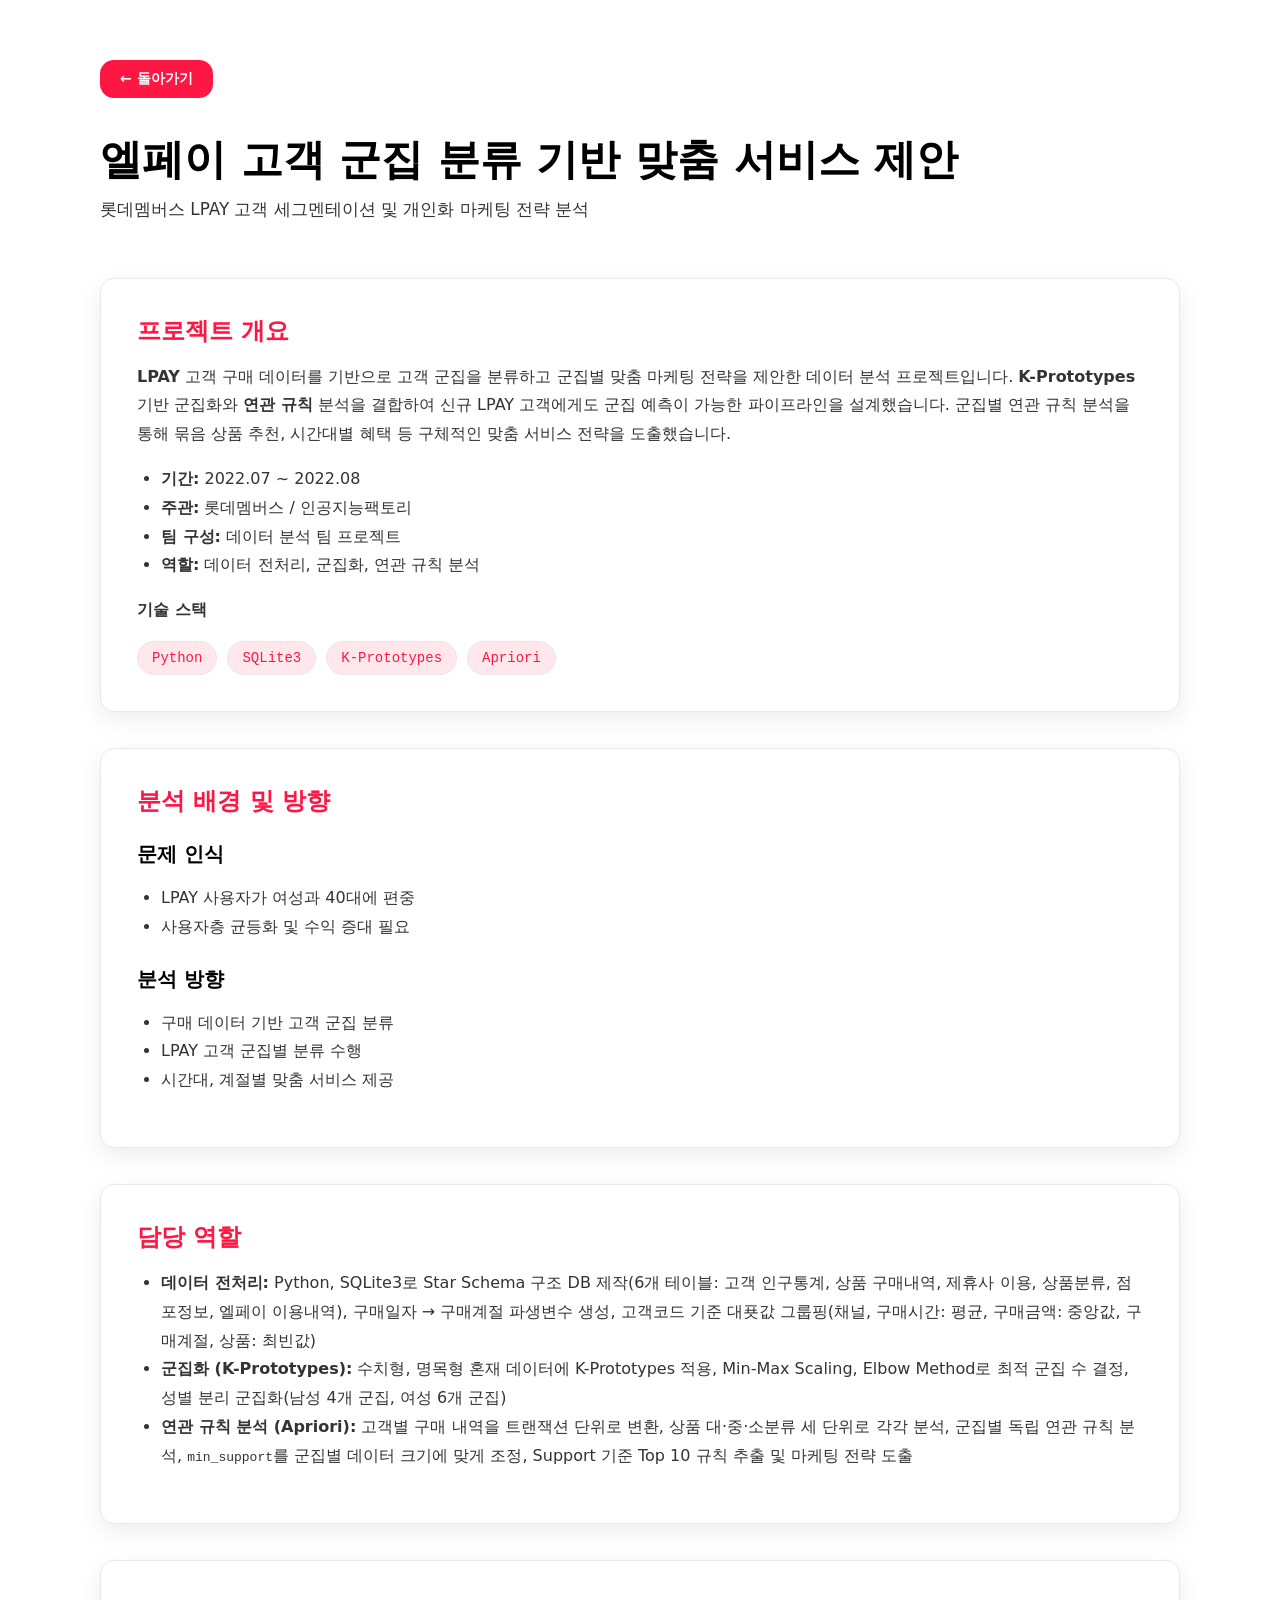
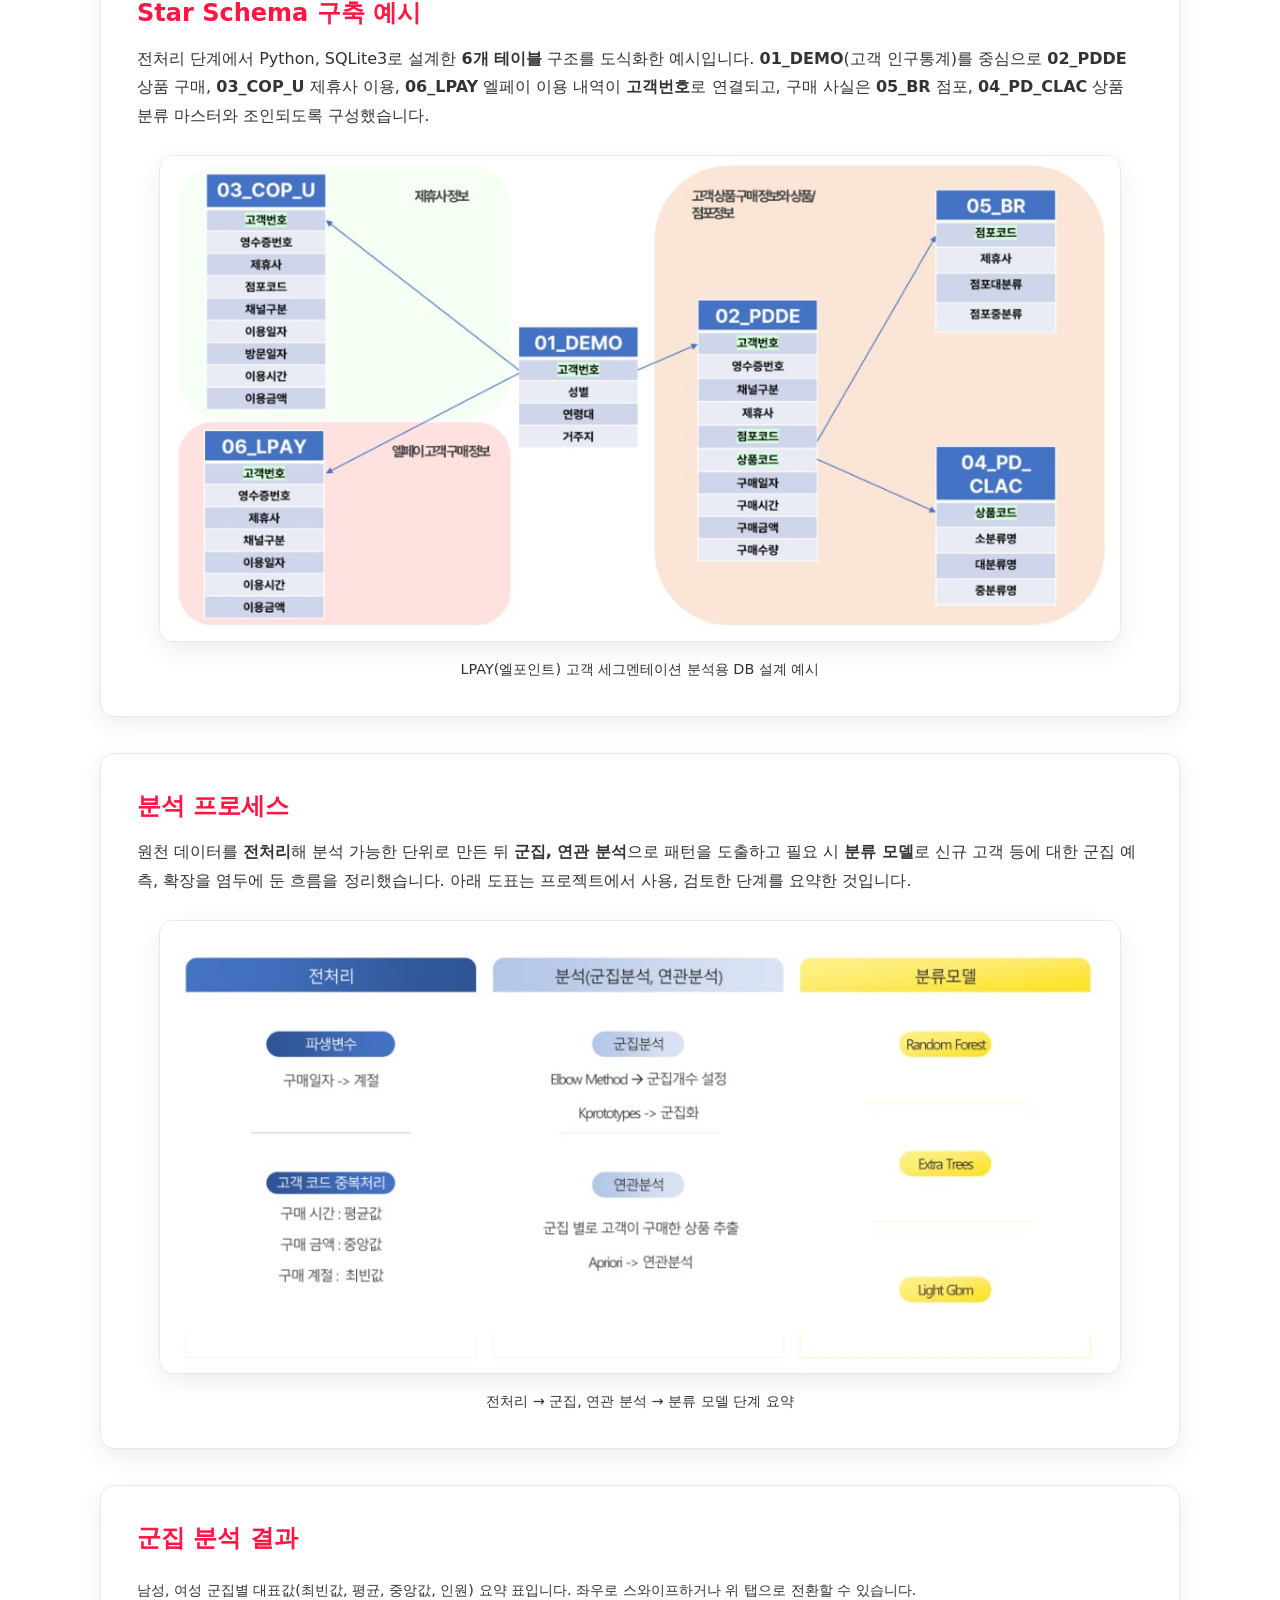
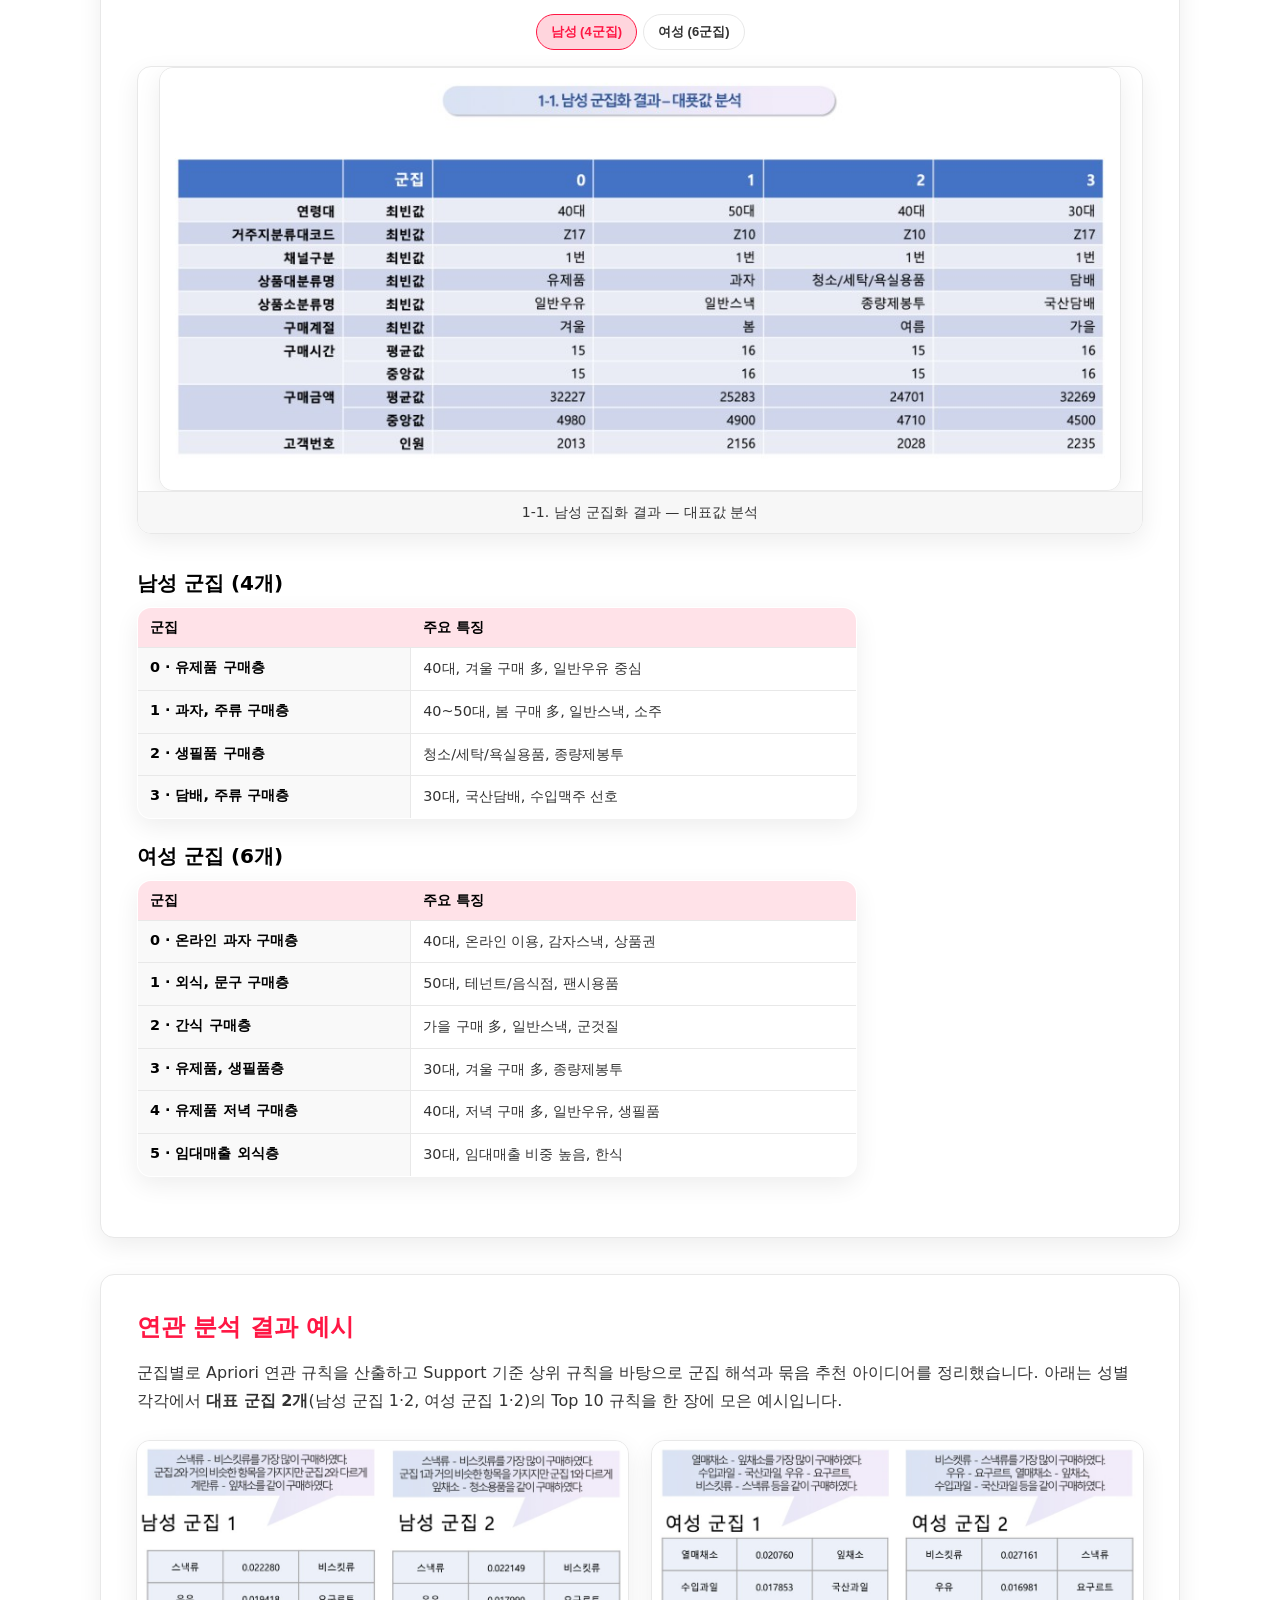
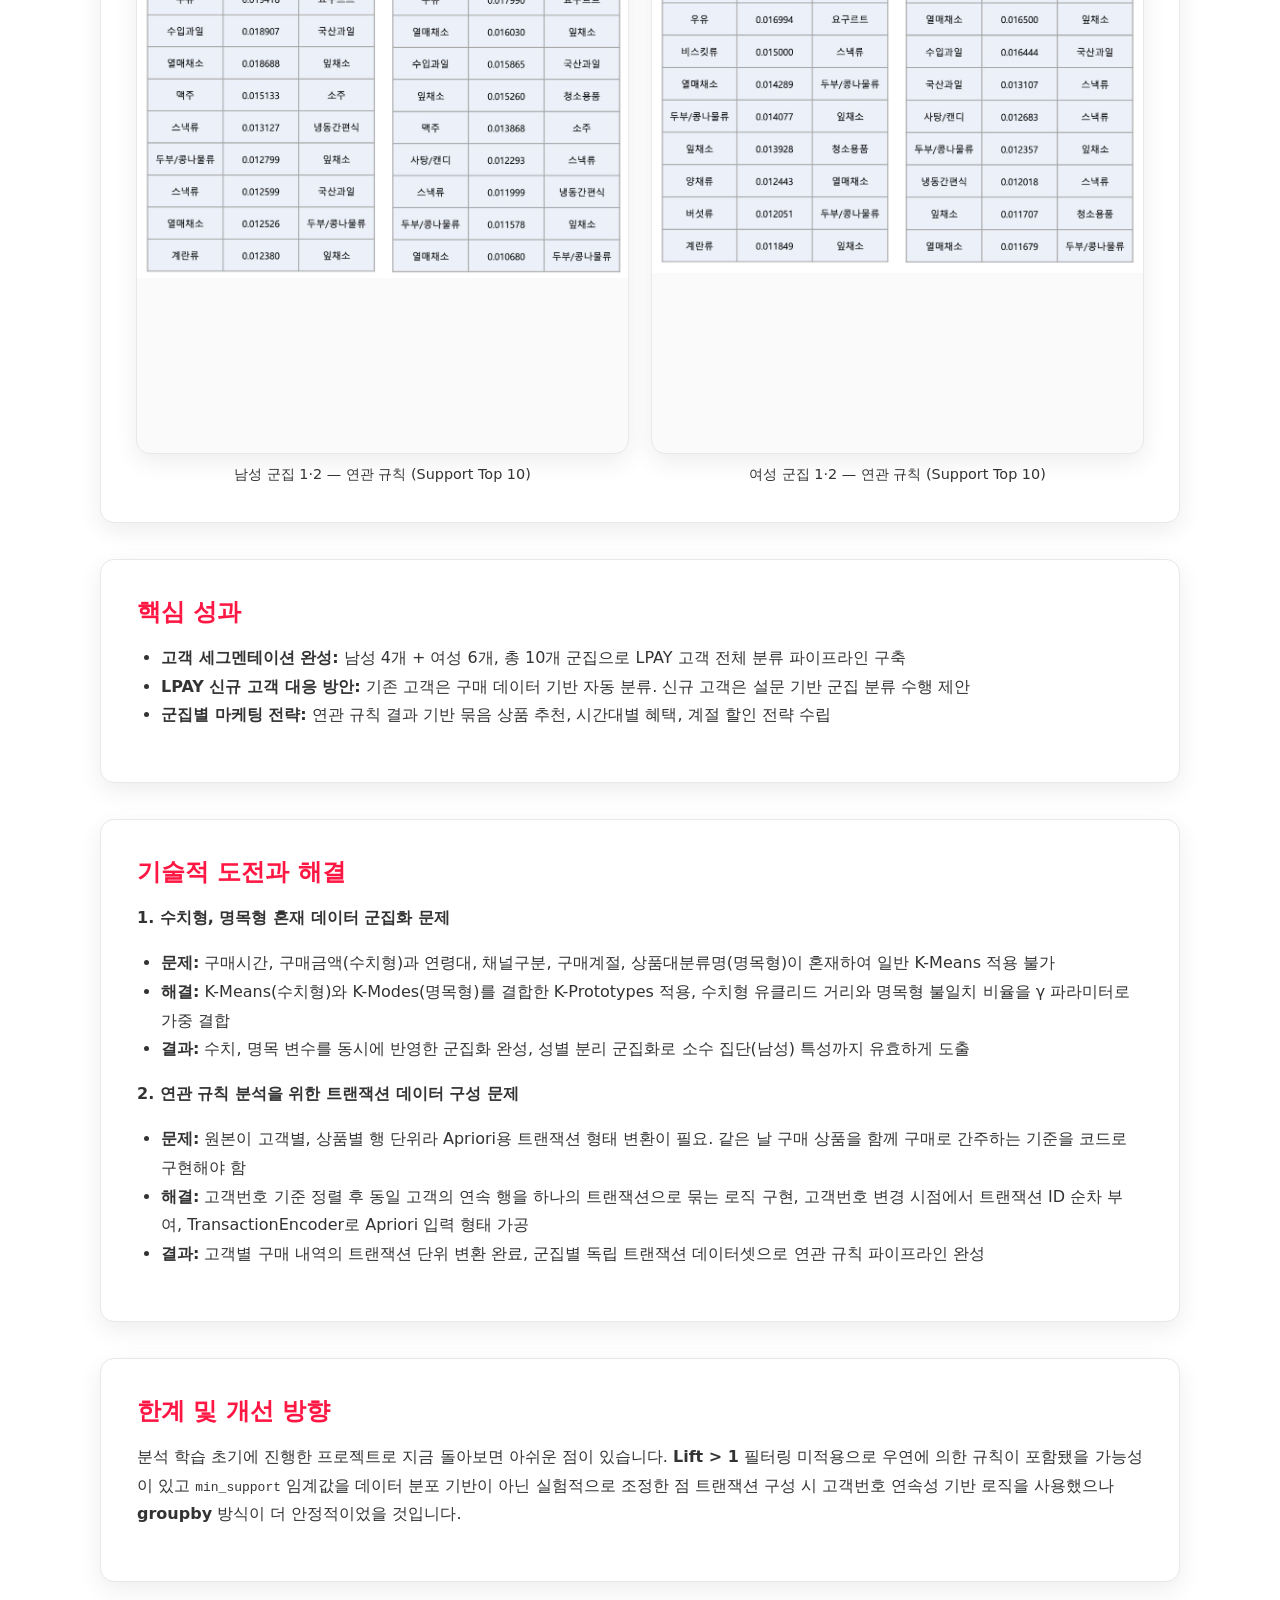
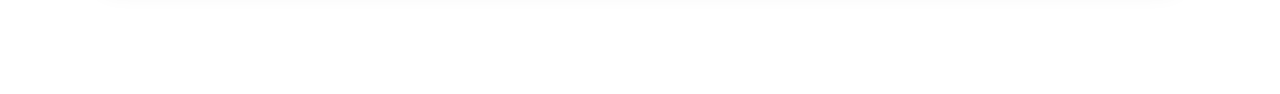
<file: project-lpay.html>
<!DOCTYPE html>
<html lang="ko">
<head>
  <meta charset="utf-8" />
  <meta name="viewport" content="width=device-width, initial-scale=1" />
  <title>LPAY 고객 세그멘테이션 - Heeeun Ahn Portfolio</title>
  <link rel="stylesheet" href="style.css" />
</head>
<body>
  <div class="project-detail">
    <div class="container">
      <a href="index.html#data-projects" class="back-link" aria-label="데이터 프로젝트 목록으로 돌아가기">← 돌아가기</a>

      <div class="project-header">
        <h1 class="project-title">엘페이 고객 군집 분류 기반 맞춤 서비스 제안</h1>
        <p class="project-subtitle">롯데멤버스 LPAY 고객 세그멘테이션 및 개인화 마케팅 전략 분석</p>
      </div>

      <div class="project-content">
        <div class="section-block" id="overview">
          <h2>프로젝트 개요</h2>
          <p>
            <strong>LPAY</strong> 고객 구매 데이터를 기반으로 고객 군집을 분류하고 군집별 맞춤 마케팅 전략을 제안한 데이터 분석 프로젝트입니다.
            <strong>K-Prototypes</strong> 기반 군집화와 <strong>연관 규칙</strong> 분석을 결합하여 신규 LPAY 고객에게도 군집 예측이 가능한 파이프라인을 설계했습니다.
            군집별 연관 규칙 분석을 통해 묶음 상품 추천, 시간대별 혜택 등 구체적인 맞춤 서비스 전략을 도출했습니다.
          </p>
          <ul>
            <li><strong>기간:</strong> 2022.07 ~ 2022.08</li>
            <li><strong>주관:</strong> 롯데멤버스 / 인공지능팩토리</li>
            <li><strong>팀 구성:</strong> 데이터 분석 팀 프로젝트</li>
            <li><strong>역할:</strong> 데이터 전처리, 군집화, 연관 규칙 분석</li>
          </ul>
          <p><strong>기술 스택</strong></p>
          <div class="tech-stack" aria-label="기술 태그">
            <span class="tech-tag">Python</span>
            <span class="tech-tag">SQLite3</span>
            <span class="tech-tag">K-Prototypes</span>
            <span class="tech-tag">Apriori</span>
          </div>
        </div>

        <div class="section-block" id="background">
          <h2>분석 배경 및 방향</h2>
          <h3>문제 인식</h3>
          <ul>
            <li>LPAY 사용자가 여성과 40대에 편중</li>
            <li>사용자층 균등화 및 수익 증대 필요</li>
          </ul>
          <h3>분석 방향</h3>
          <ul>
            <li>구매 데이터 기반 고객 군집 분류</li>
            <li>LPAY 고객 군집별 분류 수행</li>
            <li>시간대, 계절별 맞춤 서비스 제공</li>
          </ul>
        </div>

        <div class="section-block" id="my-role">
          <h2>담당 역할</h2>
          <ul>
            <li>
              <strong>데이터 전처리:</strong>
              Python, SQLite3로 Star Schema 구조 DB 제작(6개 테이블: 고객 인구통계, 상품 구매내역, 제휴사 이용, 상품분류, 점포정보, 엘페이 이용내역),
              구매일자 → 구매계절 파생변수 생성,
              고객코드 기준 대푯값 그룹핑(채널, 구매시간: 평균, 구매금액: 중앙값, 구매계절, 상품: 최빈값)
            </li>
            <li>
              <strong>군집화 (K-Prototypes):</strong>
              수치형, 명목형 혼재 데이터에 K-Prototypes 적용, Min-Max Scaling, Elbow Method로 최적 군집 수 결정,
              성별 분리 군집화(남성 4개 군집, 여성 6개 군집)
            </li>
            <li>
              <strong>연관 규칙 분석 (Apriori):</strong>
              고객별 구매 내역을 트랜잭션 단위로 변환, 상품 대·중·소분류 세 단위로 각각 분석,
              군집별 독립 연관 규칙 분석, <code>min_support</code>를 군집별 데이터 크기에 맞게 조정,
              Support 기준 Top 10 규칙 추출 및 마케팅 전략 도출
            </li>
          </ul>
        </div>

        <div class="section-block" id="schema">
          <h2>Star Schema 구축 예시</h2>
          <p>
            전처리 단계에서 Python, SQLite3로 설계한 <strong>6개 테이블</strong> 구조를 도식화한 예시입니다.
            <strong>01_DEMO</strong>(고객 인구통계)를 중심으로 <strong>02_PDDE</strong> 상품 구매,
            <strong>03_COP_U</strong> 제휴사 이용, <strong>06_LPAY</strong> 엘페이 이용 내역이 <strong>고객번호</strong>로 연결되고,
            구매 사실은 <strong>05_BR</strong> 점포, <strong>04_PD_CLAC</strong> 상품 분류 마스터와 조인되도록 구성했습니다.
          </p>
          <figure class="schema-figure">
            <img
              src="image/lpay_star_schema.png"
              alt="Star Schema: 01_DEMO 고객 인구통계를 중심으로 02_PDDE, 03_COP_U, 06_LPAY가 고객번호로 연결되고 05_BR 점포, 04_PD_CLAC 상품분류와 연결되는 ER 다이어그램"
              loading="lazy"
            />
            <figcaption>LPAY(엘포인트) 고객 세그멘테이션 분석용 DB 설계 예시</figcaption>
          </figure>
        </div>

        <div class="section-block" id="process">
          <h2>분석 프로세스</h2>
          <p>
            원천 데이터를 <strong>전처리</strong>해 분석 가능한 단위로 만든 뒤 <strong>군집, 연관 분석</strong>으로 패턴을 도출하고
            필요 시 <strong>분류 모델</strong>로 신규 고객 등에 대한 군집 예측, 확장을 염두에 둔 흐름을 정리했습니다.
            아래 도표는 프로젝트에서 사용, 검토한 단계를 요약한 것입니다.
          </p>
          <figure class="schema-figure">
            <img
              src="image/lpay_analysis_process.png"
              alt="LPAY 분석 프로세스: 전처리(구매일자 기반 계절 파생, 고객코드별 구매시간 평균, 금액 중앙값, 계절 최빈값 집계), 분석(Elbow, K-Prototypes 군집, 군집별 Apriori 연관분석), 분류모델(Random Forest, Extra Trees, Light GBM) 순 흐름도"
              loading="lazy"
            />
            <figcaption>전처리 → 군집, 연관 분석 → 분류 모델 단계 요약</figcaption>
          </figure>
        </div>

        <div class="section-block" id="clusters">
          <h2>군집 분석 결과</h2>
          <div
            class="cluster-slider-wrap"
            id="cluster-table-slider"
            role="region"
            aria-roledescription="캐러셀"
            aria-label="성별 군집 대표값 분석 표"
          >
            <p class="cluster-slider-hint">
              남성, 여성 군집별 대표값(최빈값, 평균, 중앙값, 인원) 요약 표입니다. 좌우로 스와이프하거나 위 탭으로 전환할 수 있습니다.
            </p>
            <div class="cluster-slider-toolbar">
              <div class="cluster-slider-tabs" role="tablist" aria-label="표 선택">
                <button type="button" class="cluster-slider-tab" role="tab" aria-selected="true" aria-controls="cluster-slide-0" id="cluster-tab-0" data-cluster-slide="0">
                  남성 (4군집)
                </button>
                <button type="button" class="cluster-slider-tab" role="tab" aria-selected="false" aria-controls="cluster-slide-1" id="cluster-tab-1" data-cluster-slide="1">
                  여성 (6군집)
                </button>
              </div>
            </div>
            <div class="cluster-slider-viewport" id="cluster-slider-viewport" tabindex="0" aria-live="polite">
              <figure class="cluster-slide schema-figure" id="cluster-slide-0" role="tabpanel" aria-labelledby="cluster-tab-0">
                <img
                  src="image/lpay_cluster_male.png"
                  alt="남성 군집화 결과 대표값 분석: 연령대, 거주지, 채널, 상품 대·소분류, 구매계절, 구매시간, 구매금액, 고객수를 군집 0~3별로 정리한 표"
                  loading="eager"
                  decoding="async"
                />
                <figcaption>1-1. 남성 군집화 결과 — 대표값 분석</figcaption>
              </figure>
              <figure class="cluster-slide schema-figure" id="cluster-slide-1" role="tabpanel" aria-labelledby="cluster-tab-1">
                <img
                  src="image/lpay_cluster_female.png"
                  alt="여성 군집화 결과 대표값 분석: 연령대, 거주지, 채널, 상품 대·소분류, 구매계절, 구매시간, 구매금액, 고객수를 군집 0~5별로 정리한 표"
                  loading="lazy"
                  decoding="async"
                />
                <figcaption>2-1. 여성 군집화 결과 — 대표값 분석</figcaption>
              </figure>
            </div>
          </div>

          <h3>남성 군집 (4개)</h3>
          <table class="cluster-summary-table" aria-label="남성 군집 요약">
            <thead>
              <tr>
                <th scope="col">군집</th>
                <th scope="col">주요 특징</th>
              </tr>
            </thead>
            <tbody>
              <tr>
                <th scope="row">0 · 유제품 구매층</th>
                <td>40대, 겨울 구매 多, 일반우유 중심</td>
              </tr>
              <tr>
                <th scope="row">1 · 과자, 주류 구매층</th>
                <td>40~50대, 봄 구매 多, 일반스낵, 소주</td>
              </tr>
              <tr>
                <th scope="row">2 · 생필품 구매층</th>
                <td>청소/세탁/욕실용품, 종량제봉투</td>
              </tr>
              <tr>
                <th scope="row">3 · 담배, 주류 구매층</th>
                <td>30대, 국산담배, 수입맥주 선호</td>
              </tr>
            </tbody>
          </table>

          <h3>여성 군집 (6개)</h3>
          <table class="cluster-summary-table" aria-label="여성 군집 요약">
            <thead>
              <tr>
                <th scope="col">군집</th>
                <th scope="col">주요 특징</th>
              </tr>
            </thead>
            <tbody>
              <tr>
                <th scope="row">0 · 온라인 과자 구매층</th>
                <td>40대, 온라인 이용, 감자스낵, 상품권</td>
              </tr>
              <tr>
                <th scope="row">1 · 외식, 문구 구매층</th>
                <td>50대, 테넌트/음식점, 팬시용품</td>
              </tr>
              <tr>
                <th scope="row">2 · 간식 구매층</th>
                <td>가을 구매 多, 일반스낵, 군것질</td>
              </tr>
              <tr>
                <th scope="row">3 · 유제품, 생필품층</th>
                <td>30대, 겨울 구매 多, 종량제봉투</td>
              </tr>
              <tr>
                <th scope="row">4 · 유제품 저녁 구매층</th>
                <td>40대, 저녁 구매 多, 일반우유, 생필품</td>
              </tr>
              <tr>
                <th scope="row">5 · 임대매출 외식층</th>
                <td>30대, 임대매출 비중 높음, 한식</td>
              </tr>
            </tbody>
          </table>
        </div>

        <div class="section-block" id="association">
          <h2>연관 분석 결과 예시</h2>
          <p>
            군집별로 Apriori 연관 규칙을 산출하고 Support 기준 상위 규칙을 바탕으로 군집 해석과 묶음 추천 아이디어를 정리했습니다.
            아래는 성별 각각에서 <strong>대표 군집 2개</strong>(남성 군집 1·2, 여성 군집 1·2)의 Top 10 규칙을 한 장에 모은 예시입니다.
          </p>
          <div class="assoc-pair-row" aria-label="남성, 여성 연관분석 결과 나란히 보기">
            <figure>
              <img
                src="image/lpay_association_male.png"
                alt="남성 군집 1·2 연관분석: 상품 중분류 쌍별 Support 상위 10개 규칙과 군집별 요약 말풍선"
                loading="lazy"
                decoding="async"
              />
              <figcaption>남성 군집 1·2 — 연관 규칙 (Support Top 10)</figcaption>
            </figure>
            <figure>
              <img
                src="image/lpay_association_female.png"
                alt="여성 군집 1·2 연관분석: 상품 중분류 쌍별 Support 상위 10개 규칙과 군집별 요약 말풍선"
                loading="lazy"
                decoding="async"
              />
              <figcaption>여성 군집 1·2 — 연관 규칙 (Support Top 10)</figcaption>
            </figure>
          </div>
        </div>

        <div class="section-block" id="impact">
          <h2>핵심 성과</h2>
          <ul>
            <li><strong>고객 세그멘테이션 완성:</strong> 남성 4개 + 여성 6개, 총 10개 군집으로 LPAY 고객 전체 분류 파이프라인 구축</li>
            <li><strong>LPAY 신규 고객 대응 방안:</strong> 기존 고객은 구매 데이터 기반 자동 분류. 신규 고객은 설문 기반 군집 분류 수행 제안</li>
            <li><strong>군집별 마케팅 전략:</strong> 연관 규칙 결과 기반 묶음 상품 추천, 시간대별 혜택, 계절 할인 전략 수립</li>
          </ul>
        </div>

        <div class="section-block" id="challenges">
          <h2>기술적 도전과 해결</h2>

          <p><strong>1. 수치형, 명목형 혼재 데이터 군집화 문제</strong></p>
          <ul>
            <li><strong>문제:</strong> 구매시간, 구매금액(수치형)과 연령대, 채널구분, 구매계절, 상품대분류명(명목형)이 혼재하여 일반 K-Means 적용 불가</li>
            <li><strong>해결:</strong> K-Means(수치형)와 K-Modes(명목형)를 결합한 K-Prototypes 적용, 수치형 유클리드 거리와 명목형 불일치 비율을 γ 파라미터로 가중 결합</li>
            <li><strong>결과:</strong> 수치, 명목 변수를 동시에 반영한 군집화 완성, 성별 분리 군집화로 소수 집단(남성) 특성까지 유효하게 도출</li>
          </ul>

          <p><strong>2. 연관 규칙 분석을 위한 트랜잭션 데이터 구성 문제</strong></p>
          <ul>
            <li><strong>문제:</strong> 원본이 고객별, 상품별 행 단위라 Apriori용 트랜잭션 형태 변환이 필요. 같은 날 구매 상품을 함께 구매로 간주하는 기준을 코드로 구현해야 함</li>
            <li><strong>해결:</strong> 고객번호 기준 정렬 후 동일 고객의 연속 행을 하나의 트랜잭션으로 묶는 로직 구현, 고객번호 변경 시점에서 트랜잭션 ID 순차 부여, TransactionEncoder로 Apriori 입력 형태 가공</li>
            <li><strong>결과:</strong> 고객별 구매 내역의 트랜잭션 단위 변환 완료, 군집별 독립 트랜잭션 데이터셋으로 연관 규칙 파이프라인 완성</li>
          </ul>
        </div>

        <div class="section-block" id="limitations">
          <h2>한계 및 개선 방향</h2>
          <p>
            분석 학습 초기에 진행한 프로젝트로 지금 돌아보면 아쉬운 점이 있습니다.
            <strong>Lift &gt; 1</strong> 필터링 미적용으로 우연에 의한 규칙이 포함됐을 가능성이 있고
            <code>min_support</code> 임계값을 데이터 분포 기반이 아닌 실험적으로 조정한 점
            트랜잭션 구성 시 고객번호 연속성 기반 로직을 사용했으나 <strong>groupby</strong> 방식이 더 안정적이었을 것입니다.
          </p>
        </div>
      </div>
    </div>
  </div>
  <script>
    (function () {
      var viewport = document.getElementById('cluster-slider-viewport');
      if (!viewport) return;

      var tabs = Array.prototype.slice.call(
        document.querySelectorAll('#cluster-table-slider .cluster-slider-tab')
      );

      function slideCount() {
        return viewport.children.length;
      }

      function currentIndex() {
        var w = viewport.clientWidth;
        if (!w) return 0;
        var i = Math.round(viewport.scrollLeft / w);
        return Math.max(0, Math.min(slideCount() - 1, i));
      }

      function setTabState(index) {
        tabs.forEach(function (tab, i) {
          tab.setAttribute('aria-selected', i === index ? 'true' : 'false');
        });
      }

      function goTo(index) {
        var max = slideCount() - 1;
        var i = Math.max(0, Math.min(max, index));
        viewport.scrollTo({
          left: i * viewport.clientWidth,
          behavior: 'smooth',
        });
        setTabState(i);
      }

      function syncFromScroll() {
        setTabState(currentIndex());
      }

      var scrollScheduled;
      viewport.addEventListener('scroll', function () {
        if (scrollScheduled) return;
        scrollScheduled = requestAnimationFrame(function () {
          scrollScheduled = null;
          syncFromScroll();
        });
      });

      viewport.addEventListener('scrollend', syncFromScroll);

      document.getElementById('cluster-table-slider').addEventListener('click', function (e) {
        var t = e.target;
        if (!(t instanceof HTMLElement)) return;
        var action = t.getAttribute('data-cluster-slide');
        if (!action || !/^\d+$/.test(action)) return;
        goTo(parseInt(action, 10));
      });

      window.addEventListener('resize', function () {
        goTo(currentIndex());
      });

      setTabState(0);
    })();
  </script>
</body>
</html>
</file>
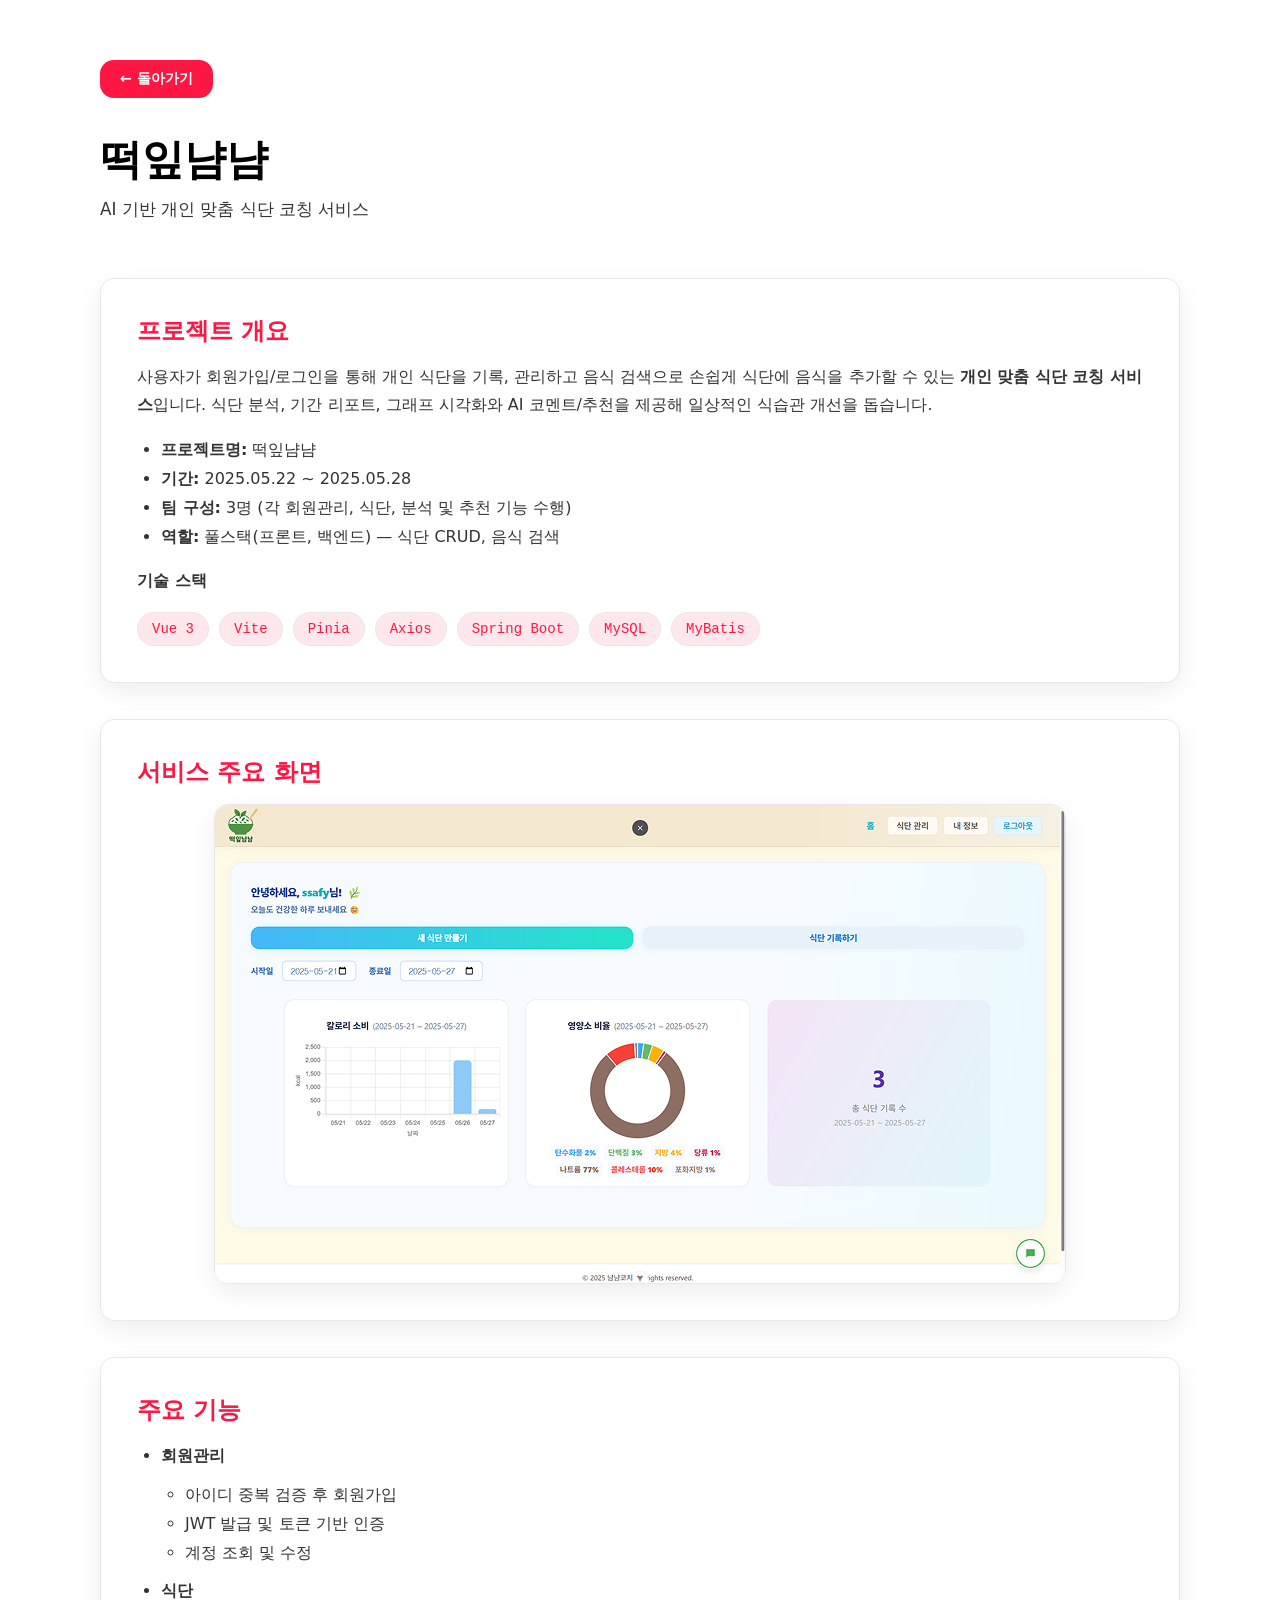
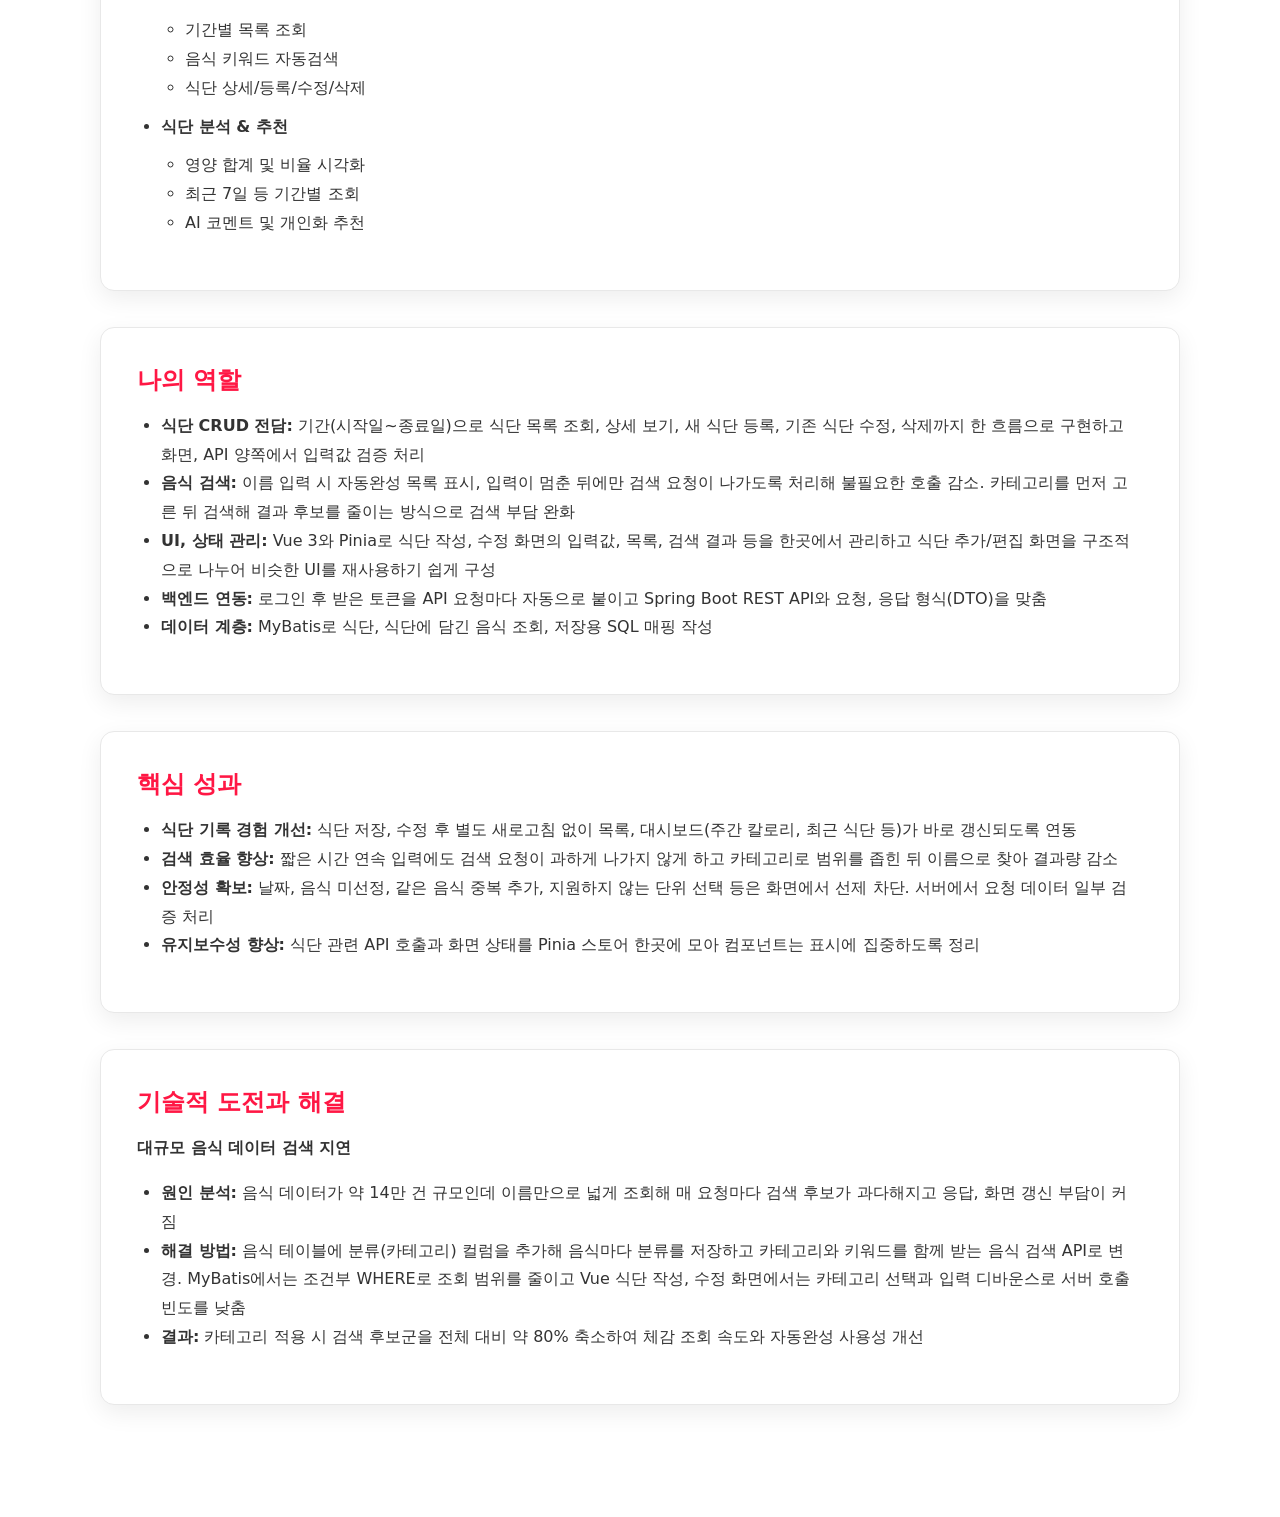
<file: project-meal.html>
<!DOCTYPE html>
<html lang="ko">
<head>
  <meta charset="utf-8" />
  <meta name="viewport" content="width=device-width, initial-scale=1" />
  <title>떡잎냠냠 - Heeeun Ahn Portfolio</title>
  <link rel="stylesheet" href="style.css" />
</head>
<body>
  <div class="project-detail">
    <div class="container">
      <a href="index.html#dev-projects" class="back-link" aria-label="개발 프로젝트 목록으로 돌아가기">← 돌아가기</a>

      <div class="project-header">
        <h1 class="project-title">떡잎냠냠</h1>
        <p class="project-subtitle">AI 기반 개인 맞춤 식단 코칭 서비스</p>
      </div>

      <div class="project-content">
        <!-- 프로젝트 개요 -->
        <div class="section-block" id="overview">
          <h2>프로젝트 개요</h2>
          <p>
            사용자가 회원가입/로그인을 통해 개인 식단을 기록, 관리하고 음식 검색으로 손쉽게 식단에 음식을 추가할 수 있는
            <strong>개인 맞춤 식단 코칭 서비스</strong>입니다. 식단 분석, 기간 리포트, 그래프 시각화와 AI 코멘트/추천을 제공해
            일상적인 식습관 개선을 돕습니다.
          </p>
          <ul>
            <li><strong>프로젝트명:</strong> 떡잎냠냠</li>
            <li><strong>기간:</strong> 2025.05.22 ~ 2025.05.28</li>
            <li><strong>팀 구성:</strong> 3명 (각 회원관리, 식단, 분석 및 추천 기능 수행)</li>
            <li><strong>역할:</strong> 풀스택(프론트, 백엔드) — 식단 CRUD, 음식 검색</li>
          </ul>

          <p><strong>기술 스택</strong></p>
          <div class="tech-stack" aria-label="기술 태그">
            <span class="tech-tag">Vue 3</span>
            <span class="tech-tag">Vite</span>
            <span class="tech-tag">Pinia</span>
            <span class="tech-tag">Axios</span>
            <span class="tech-tag">Spring Boot</span>
            <span class="tech-tag">MySQL</span>
            <span class="tech-tag">MyBatis</span>
          </div>
        </div>

        <!-- 서비스 주요 화면 -->
        <div class="section-block image-gallery" id="screens">
          <h2>서비스 주요 화면</h2>
          <div class="image-scroll-box">
            <img src="image/meal_1.png" alt="로그인/회원가입 화면" />
            <img src="image/meal_2.png" alt="식단 목록/검색 화면" />
            <img src="image/meal_3.png" alt="식단 상세/음식 목록 화면" />
            <img src="image/meal_4.png" alt="대시보드/분석 그래프 화면" />
            <img src="image/meal_5.png" alt="식단 상세/음식 목록 화면" />
            <img src="image/meal_6.png" alt="식단 상세/음식 목록 화면" />            
          </div>
        </div>

        <!-- 주요 기능 -->
        <div class="section-block" id="features">
          <h2>주요 기능</h2>
          <ul>
            <li>
              <strong>회원관리</strong>
              <ul>
                <li>아이디 중복 검증 후 회원가입</li>
                <li>JWT 발급 및 토큰 기반 인증</li>
                <li>계정 조회 및 수정</li>
              </ul>
            </li>
            <li>
              <strong>식단</strong>
              <ul>
                <li>기간별 목록 조회</li>
                <li>음식 키워드 자동검색</li>
                <li>식단 상세/등록/수정/삭제</li>
              </ul>
            </li>
            <li>
              <strong>식단 분석 &amp; 추천</strong>
              <ul>
                <li>영양 합계 및 비율 시각화</li>
                <li>최근 7일 등 기간별 조회</li>
                <li>AI 코멘트 및 개인화 추천</li>
              </ul>
            </li>
          </ul>
        </div>

        <!-- 나의 역할 -->
        <div class="section-block" id="my-role">
          <h2>나의 역할</h2>
          <ul>
            <li>
              <strong>식단 CRUD 전담:</strong>
              기간(시작일~종료일)으로 식단 목록 조회, 상세 보기, 새 식단 등록, 기존 식단 수정, 삭제까지 한 흐름으로 구현하고
              화면, API 양쪽에서 입력값 검증 처리
            </li>
            <li>
              <strong>음식 검색:</strong>
              이름 입력 시 자동완성 목록 표시, 입력이 멈춘 뒤에만 검색 요청이 나가도록 처리해 불필요한 호출 감소.
              카테고리를 먼저 고른 뒤 검색해 결과 후보를 줄이는 방식으로 검색 부담 완화
            </li>
            <li>
              <strong>UI, 상태 관리:</strong>
              Vue 3와 Pinia로 식단 작성, 수정 화면의 입력값, 목록, 검색 결과 등을 한곳에서 관리하고
              식단 추가/편집 화면을 구조적으로 나누어 비슷한 UI를 재사용하기 쉽게 구성
            </li>
            <li>
              <strong>백엔드 연동:</strong>
              로그인 후 받은 토큰을 API 요청마다 자동으로 붙이고 Spring Boot REST API와 요청, 응답 형식(DTO)을 맞춤
            </li>
            <li>
              <strong>데이터 계층:</strong>
              MyBatis로 식단, 식단에 담긴 음식 조회, 저장용 SQL 매핑 작성
            </li>
          </ul>
        </div>

        <!-- 핵심 성과 -->
        <div class="section-block" id="impact">
          <h2>핵심 성과</h2>
          <ul>
            <li><strong>식단 기록 경험 개선:</strong> 식단 저장, 수정 후 별도 새로고침 없이 목록, 대시보드(주간 칼로리, 최근 식단 등)가 바로 갱신되도록 연동</li>
            <li><strong>검색 효율 향상:</strong> 짧은 시간 연속 입력에도 검색 요청이 과하게 나가지 않게 하고 카테고리로 범위를 좁힌 뒤 이름으로 찾아 결과량 감소</li>
            <li><strong>안정성 확보:</strong> 날짜, 음식 미선정, 같은 음식 중복 추가, 지원하지 않는 단위 선택 등은 화면에서 선제 차단. 서버에서 요청 데이터 일부 검증 처리</li>
            <li><strong>유지보수성 향상:</strong> 식단 관련 API 호출과 화면 상태를 Pinia 스토어 한곳에 모아 컴포넌트는 표시에 집중하도록 정리</li>
          </ul>
        </div>

        <!-- 기술적 도전과 해결 -->
        <div class="section-block" id="challenges">
          <h2>기술적 도전과 해결</h2>
          <p><strong>대규모 음식 데이터 검색 지연</strong></p>
          <ul>
            <li><strong>원인 분석:</strong> 음식 데이터가 약 14만 건 규모인데 이름만으로 넓게 조회해 매 요청마다 검색 후보가 과다해지고 응답, 화면 갱신 부담이 커짐</li>
            <li><strong>해결 방법:</strong> 음식 테이블에 분류(카테고리) 컬럼을 추가해 음식마다 분류를 저장하고 카테고리와 키워드를 함께 받는 음식 검색 API로 변경. MyBatis에서는 조건부 WHERE로 조회 범위를 줄이고 Vue 식단 작성, 수정 화면에서는 카테고리 선택과 입력 디바운스로 서버 호출 빈도를 낮춤</li>
            <li><strong>결과:</strong> 카테고리 적용 시 검색 후보군을 전체 대비 약 80% 축소하여 체감 조회 속도와 자동완성 사용성 개선</li>
          </ul>
        </div>
      </div>
    </div>
  </div>

</body>
</html>
</file>
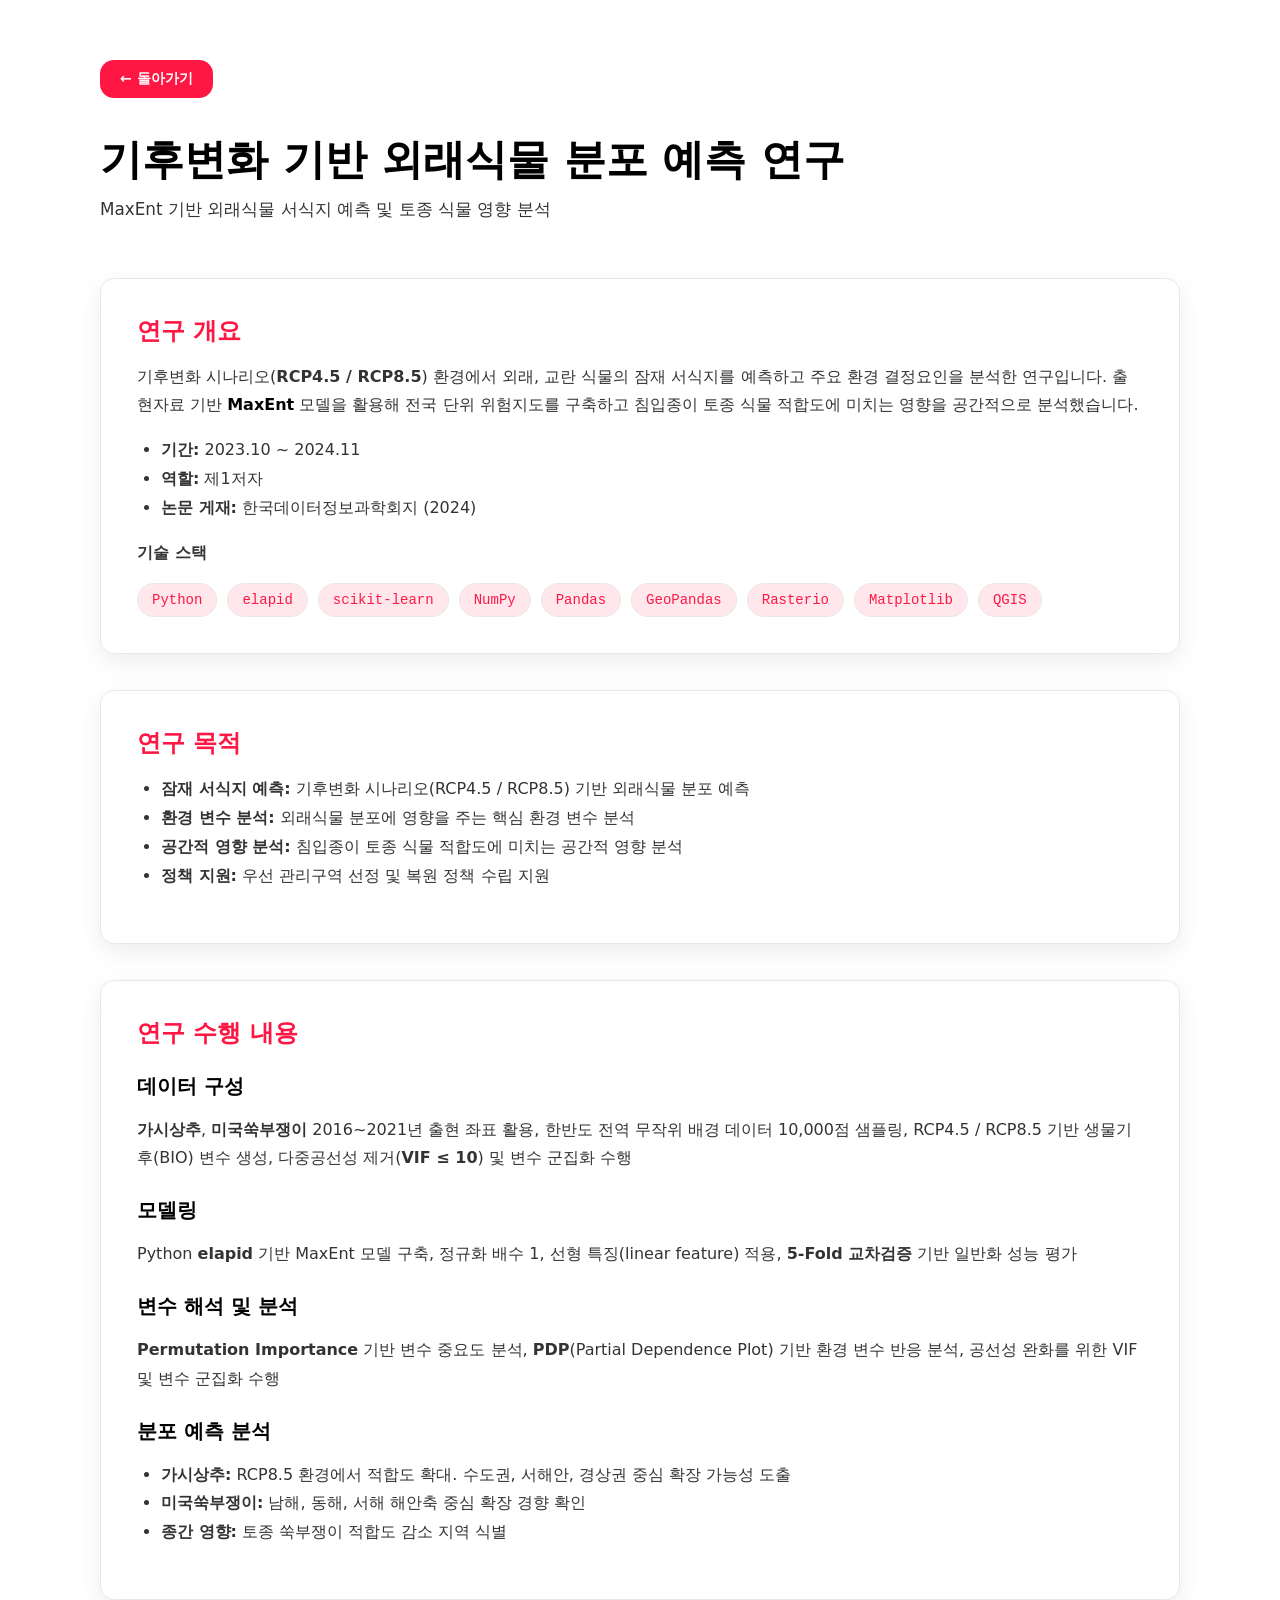
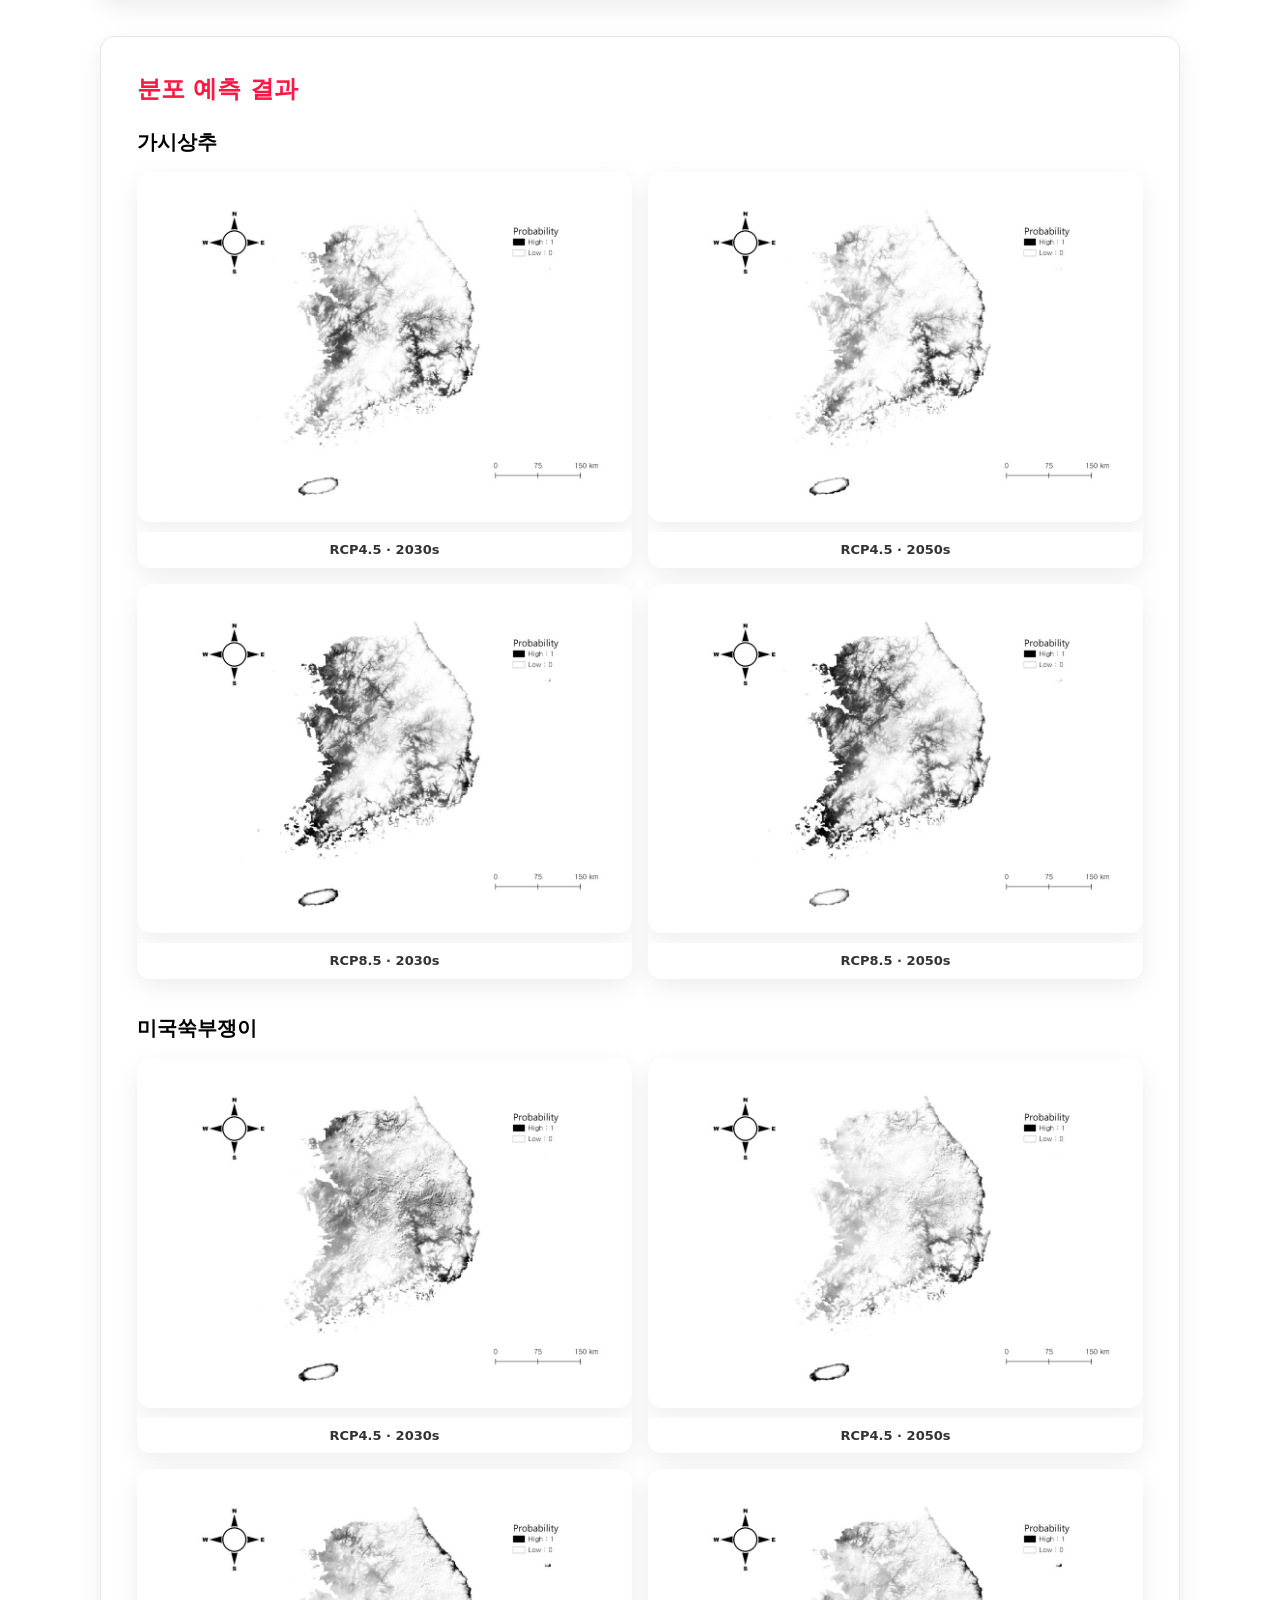
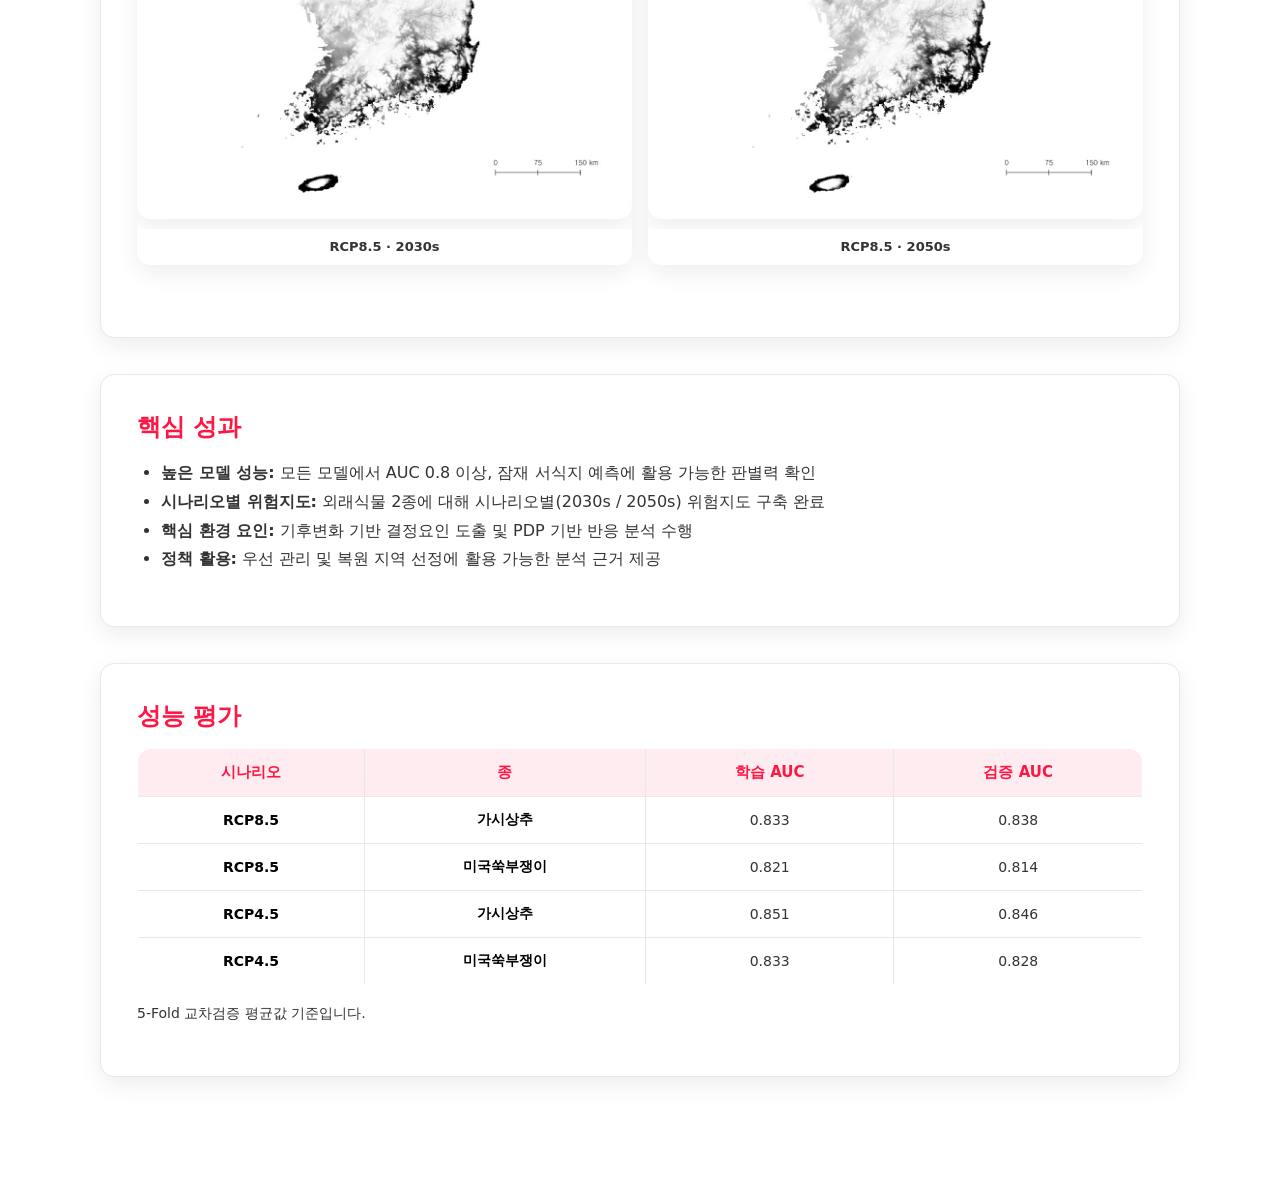
<file: project-paper.html>
<!DOCTYPE html>
<html lang="ko">
<head>
  <meta charset="utf-8" />
  <meta name="viewport" content="width=device-width, initial-scale=1" />
  <title>기후변화 기반 외래식물 분포 예측 연구 - Heeeun Ahn Portfolio</title>
  <link rel="stylesheet" href="style.css" />
</head>
<body>
  <div class="project-detail">
    <div class="container">
      <a href="index.html#data-projects" class="back-link" aria-label="데이터 프로젝트 목록으로 돌아가기">← 돌아가기</a>

      <div class="project-header">
        <h1 class="project-title">기후변화 기반 외래식물 분포 예측 연구</h1>
        <p class="project-subtitle">MaxEnt 기반 외래식물 서식지 예측 및 토종 식물 영향 분석</p>
      </div>

      <div class="project-content">
        <div class="section-block" id="overview">
          <h2>연구 개요</h2>
          <p>
            기후변화 시나리오(<strong>RCP4.5 / RCP8.5</strong>) 환경에서 외래, 교란 식물의 잠재 서식지를 예측하고
            주요 환경 결정요인을 분석한 연구입니다.
            출현자료 기반 <span class="highlight">MaxEnt</span> 모델을 활용해 전국 단위 위험지도를 구축하고
            침입종이 토종 식물 적합도에 미치는 영향을 공간적으로 분석했습니다.
          </p>
          <ul>
            <li><strong>기간:</strong> 2023.10 ~ 2024.11</li>
            <li><strong>역할:</strong> 제1저자</li>
            <li><strong>논문 게재:</strong> 한국데이터정보과학회지 (2024)</li>
          </ul>
          <p><strong>기술 스택</strong></p>
          <div class="tech-stack" aria-label="기술 태그">
            <span class="tech-tag">Python</span>
            <span class="tech-tag">elapid</span>
            <span class="tech-tag">scikit-learn</span>
            <span class="tech-tag">NumPy</span>
            <span class="tech-tag">Pandas</span>
            <span class="tech-tag">GeoPandas</span>
            <span class="tech-tag">Rasterio</span>
            <span class="tech-tag">Matplotlib</span>
            <span class="tech-tag">QGIS</span>
          </div>
        </div>

        <div class="section-block" id="purpose">
          <h2>연구 목적</h2>
          <ul>
            <li>
              <strong>잠재 서식지 예측:</strong>
              기후변화 시나리오(RCP4.5 / RCP8.5) 기반 외래식물 분포 예측
            </li>
            <li>
              <strong>환경 변수 분석:</strong>
              외래식물 분포에 영향을 주는 핵심 환경 변수 분석
            </li>
            <li>
              <strong>공간적 영향 분석:</strong>
              침입종이 토종 식물 적합도에 미치는 공간적 영향 분석
            </li>
            <li>
              <strong>정책 지원:</strong>
              우선 관리구역 선정 및 복원 정책 수립 지원
            </li>
          </ul>
        </div>

        <div class="section-block" id="methods">
          <h2>연구 수행 내용</h2>

          <h3>데이터 구성</h3>
          <p>
            <strong>가시상추</strong>, <strong>미국쑥부쟁이</strong> 2016~2021년 출현 좌표 활용,
            한반도 전역 무작위 배경 데이터 10,000점 샘플링,
            RCP4.5 / RCP8.5 기반 생물기후(BIO) 변수 생성,
            다중공선성 제거(<strong>VIF ≤ 10</strong>) 및 변수 군집화 수행
          </p>

          <h3>모델링</h3>
          <p>
            Python <strong>elapid</strong> 기반 MaxEnt 모델 구축, 정규화 배수 1, 선형 특징(linear feature) 적용,
            <strong>5-Fold 교차검증</strong> 기반 일반화 성능 평가
          </p>

          <h3>변수 해석 및 분석</h3>
          <p>
            <strong>Permutation Importance</strong> 기반 변수 중요도 분석,
            <strong>PDP</strong>(Partial Dependence Plot) 기반 환경 변수 반응 분석,
            공선성 완화를 위한 VIF 및 변수 군집화 수행
          </p>

          <h3>분포 예측 분석</h3>
          <ul>
            <li>
              <strong>가시상추:</strong> RCP8.5 환경에서 적합도 확대.
              수도권, 서해안, 경상권 중심 확장 가능성 도출
            </li>
            <li>
              <strong>미국쑥부쟁이:</strong> 남해, 동해, 서해 해안축 중심 확장 경향 확인
            </li>
            <li>
              <strong>종간 영향:</strong> 토종 쑥부쟁이 적합도 감소 지역 식별
            </li>
          </ul>
        </div>

        <div class="section-block image-gallery" id="results-map">
          <h2>분포 예측 결과</h2>

          <h3>가시상추</h3>
          <div class="paper-map-grid">
            <figure class="paper-map-figure">
              <img src="image/paper_rcp45_gasi_30s.png" alt="RCP4.5 가시상추 2030s 잠재 서식지" loading="lazy" />
              <figcaption>RCP4.5 · 2030s</figcaption>
            </figure>
            <figure class="paper-map-figure">
              <img src="image/paper_rcp45_gasi_50s.png" alt="RCP4.5 가시상추 2050s 잠재 서식지" loading="lazy" />
              <figcaption>RCP4.5 · 2050s</figcaption>
            </figure>
            <figure class="paper-map-figure">
              <img src="image/paper_rcp85_gasi_30s.png" alt="RCP8.5 가시상추 2030s 잠재 서식지" loading="lazy" />
              <figcaption>RCP8.5 · 2030s</figcaption>
            </figure>
            <figure class="paper-map-figure">
              <img src="image/paper_rcp85_gasi_50s.png" alt="RCP8.5 가시상추 2050s 잠재 서식지" loading="lazy" />
              <figcaption>RCP8.5 · 2050s</figcaption>
            </figure>
          </div>

          <h3>미국쑥부쟁이</h3>
          <div class="paper-map-grid">
            <figure class="paper-map-figure">
              <img src="image/paper_rcp45_miguk_30s.png" alt="RCP4.5 미국쑥부쟁이 2030s 잠재 서식지" loading="lazy" />
              <figcaption>RCP4.5 · 2030s</figcaption>
            </figure>
            <figure class="paper-map-figure">
              <img src="image/paper_rcp45_miguk_50s.png" alt="RCP4.5 미국쑥부쟁이 2050s 잠재 서식지" loading="lazy" />
              <figcaption>RCP4.5 · 2050s</figcaption>
            </figure>
            <figure class="paper-map-figure">
              <img src="image/paper_rcp85_miguk_30s.png" alt="RCP8.5 미국쑥부쟁이 2030s 잠재 서식지" loading="lazy" />
              <figcaption>RCP8.5 · 2030s</figcaption>
            </figure>
            <figure class="paper-map-figure">
              <img src="image/paper_rcp85_miguk_50s.png" alt="RCP8.5 미국쑥부쟁이 2050s 잠재 서식지" loading="lazy" />
              <figcaption>RCP8.5 · 2050s</figcaption>
            </figure>
          </div>
        </div>

        <div class="section-block" id="impact">
          <h2>핵심 성과</h2>
          <ul>
            <li><strong>높은 모델 성능:</strong> 모든 모델에서 AUC 0.8 이상, 잠재 서식지 예측에 활용 가능한 판별력 확인</li>
            <li><strong>시나리오별 위험지도:</strong> 외래식물 2종에 대해 시나리오별(2030s / 2050s) 위험지도 구축 완료</li>
            <li><strong>핵심 환경 요인:</strong> 기후변화 기반 결정요인 도출 및 PDP 기반 반응 분석 수행</li>
            <li><strong>정책 활용:</strong> 우선 관리 및 복원 지역 선정에 활용 가능한 분석 근거 제공</li>
          </ul>
        </div>

        <div class="section-block" id="metrics">
          <h2>성능 평가</h2>
          <table class="result-table">
            <thead>
              <tr>
                <th>시나리오</th>
                <th>종</th>
                <th>학습 AUC</th>
                <th>검증 AUC</th>
              </tr>
            </thead>
            <tbody>
              <tr>
                <td>RCP8.5</td>
                <td>가시상추</td>
                <td>0.833</td>
                <td>0.838</td>
              </tr>
              <tr>
                <td>RCP8.5</td>
                <td>미국쑥부쟁이</td>
                <td>0.821</td>
                <td>0.814</td>
              </tr>
              <tr>
                <td>RCP4.5</td>
                <td>가시상추</td>
                <td>0.851</td>
                <td>0.846</td>
              </tr>
              <tr>
                <td>RCP4.5</td>
                <td>미국쑥부쟁이</td>
                <td>0.833</td>
                <td>0.828</td>
              </tr>
            </tbody>
          </table>
          <p class="section-block-note">
            5-Fold 교차검증 평균값 기준입니다.
          </p>
        </div>
      </div>
    </div>
  </div>
</body>
</html>
</file>
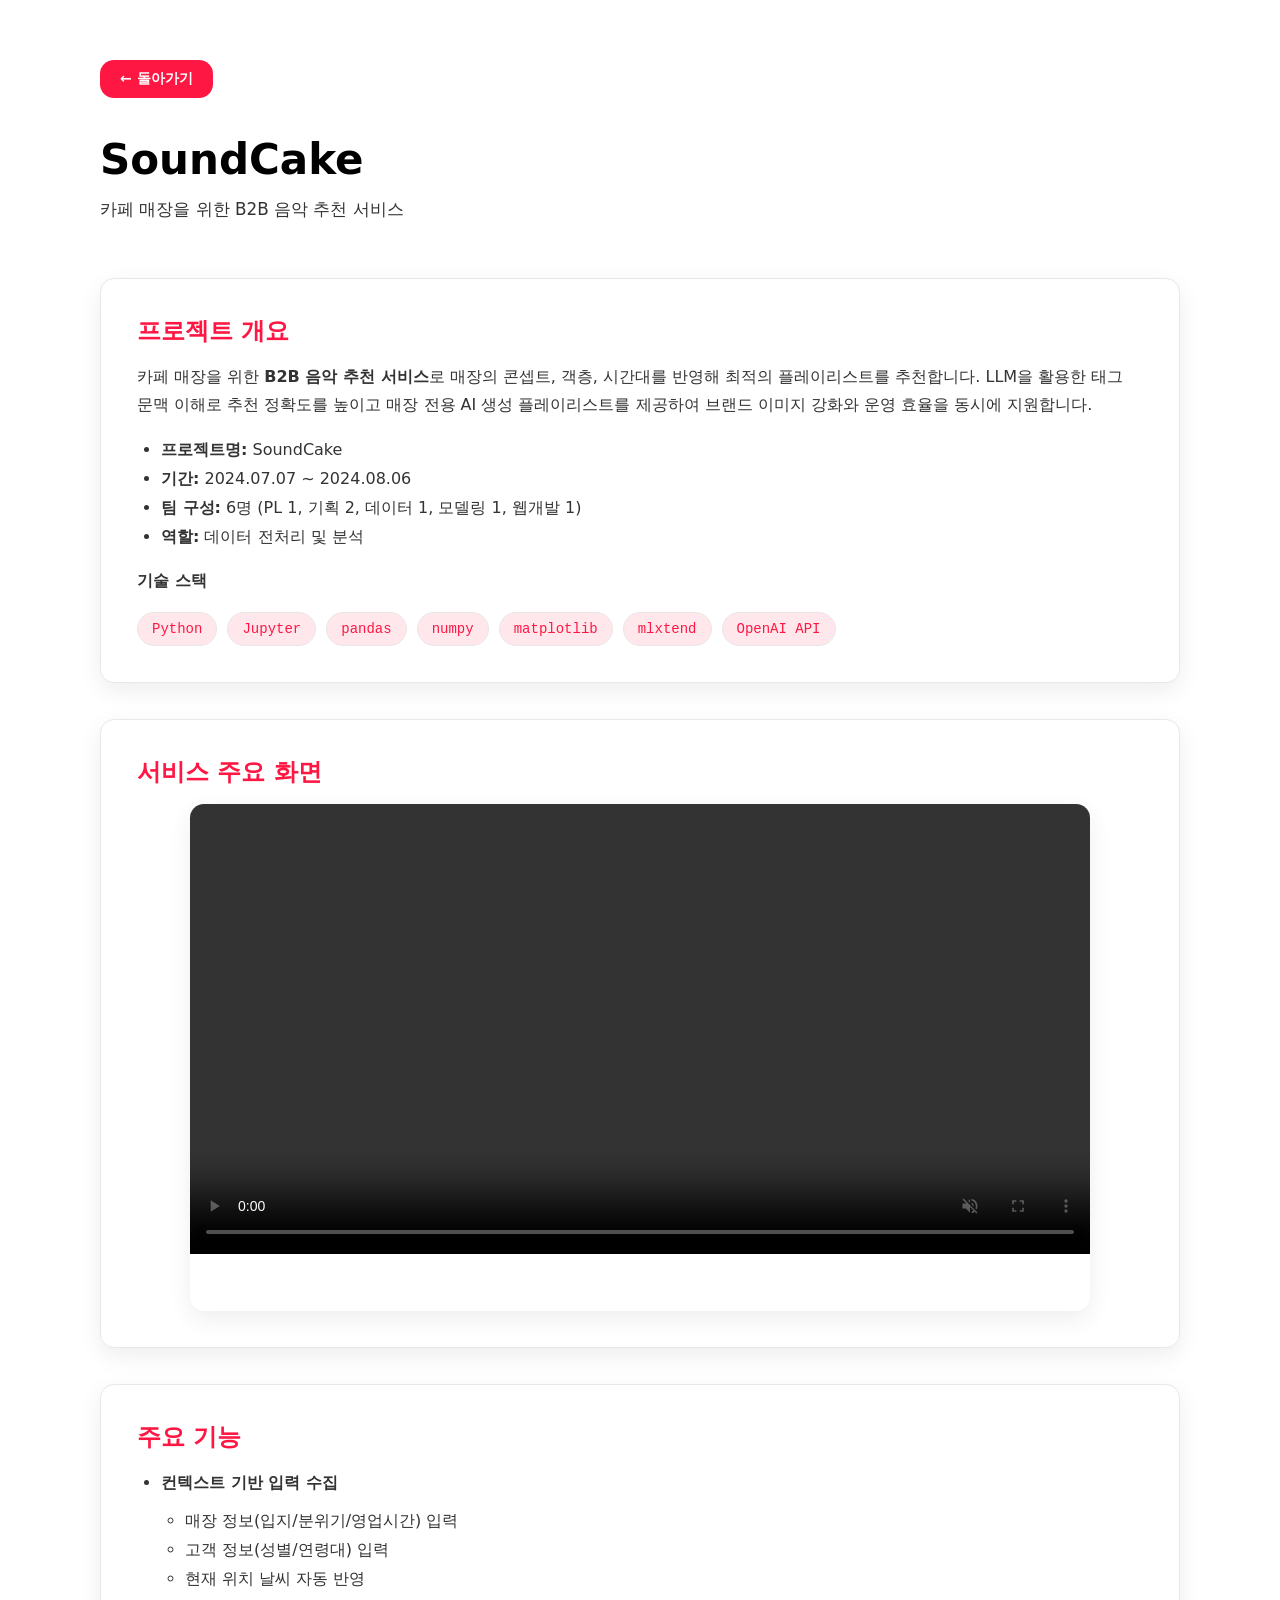
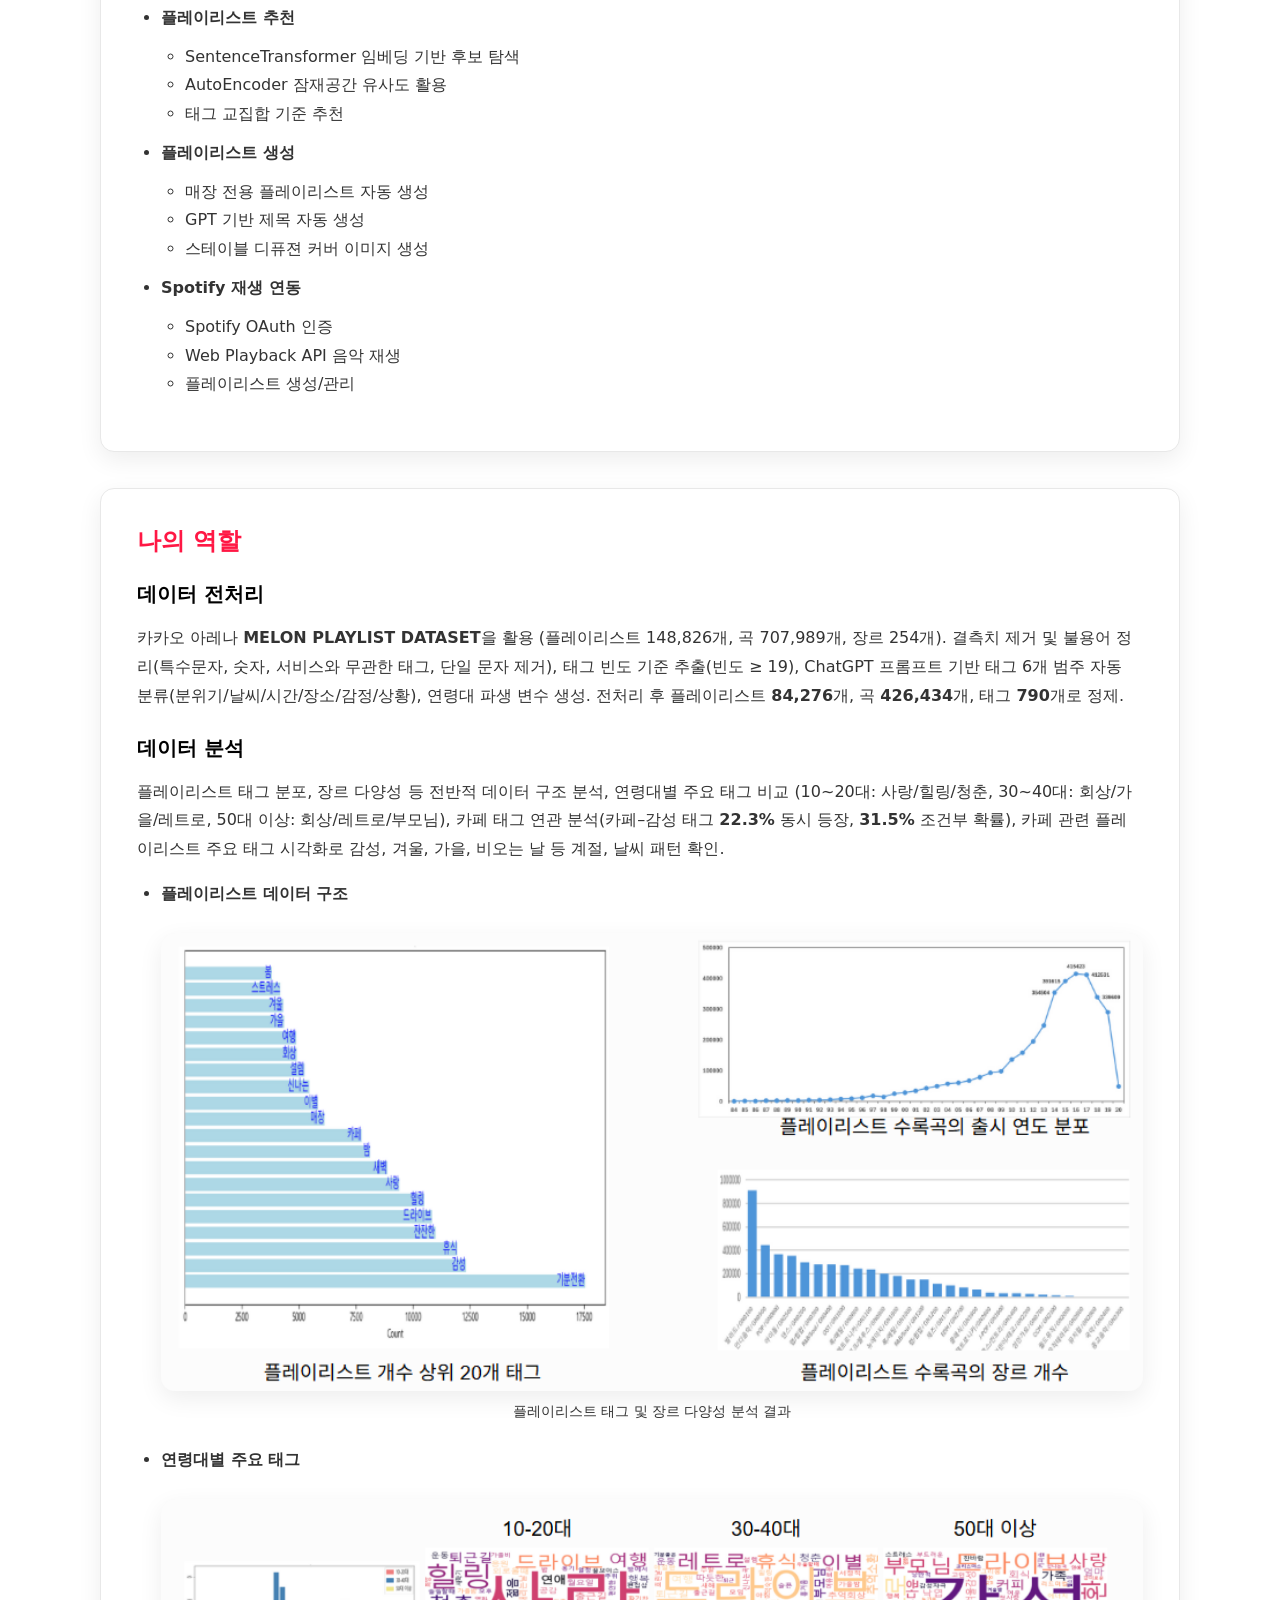
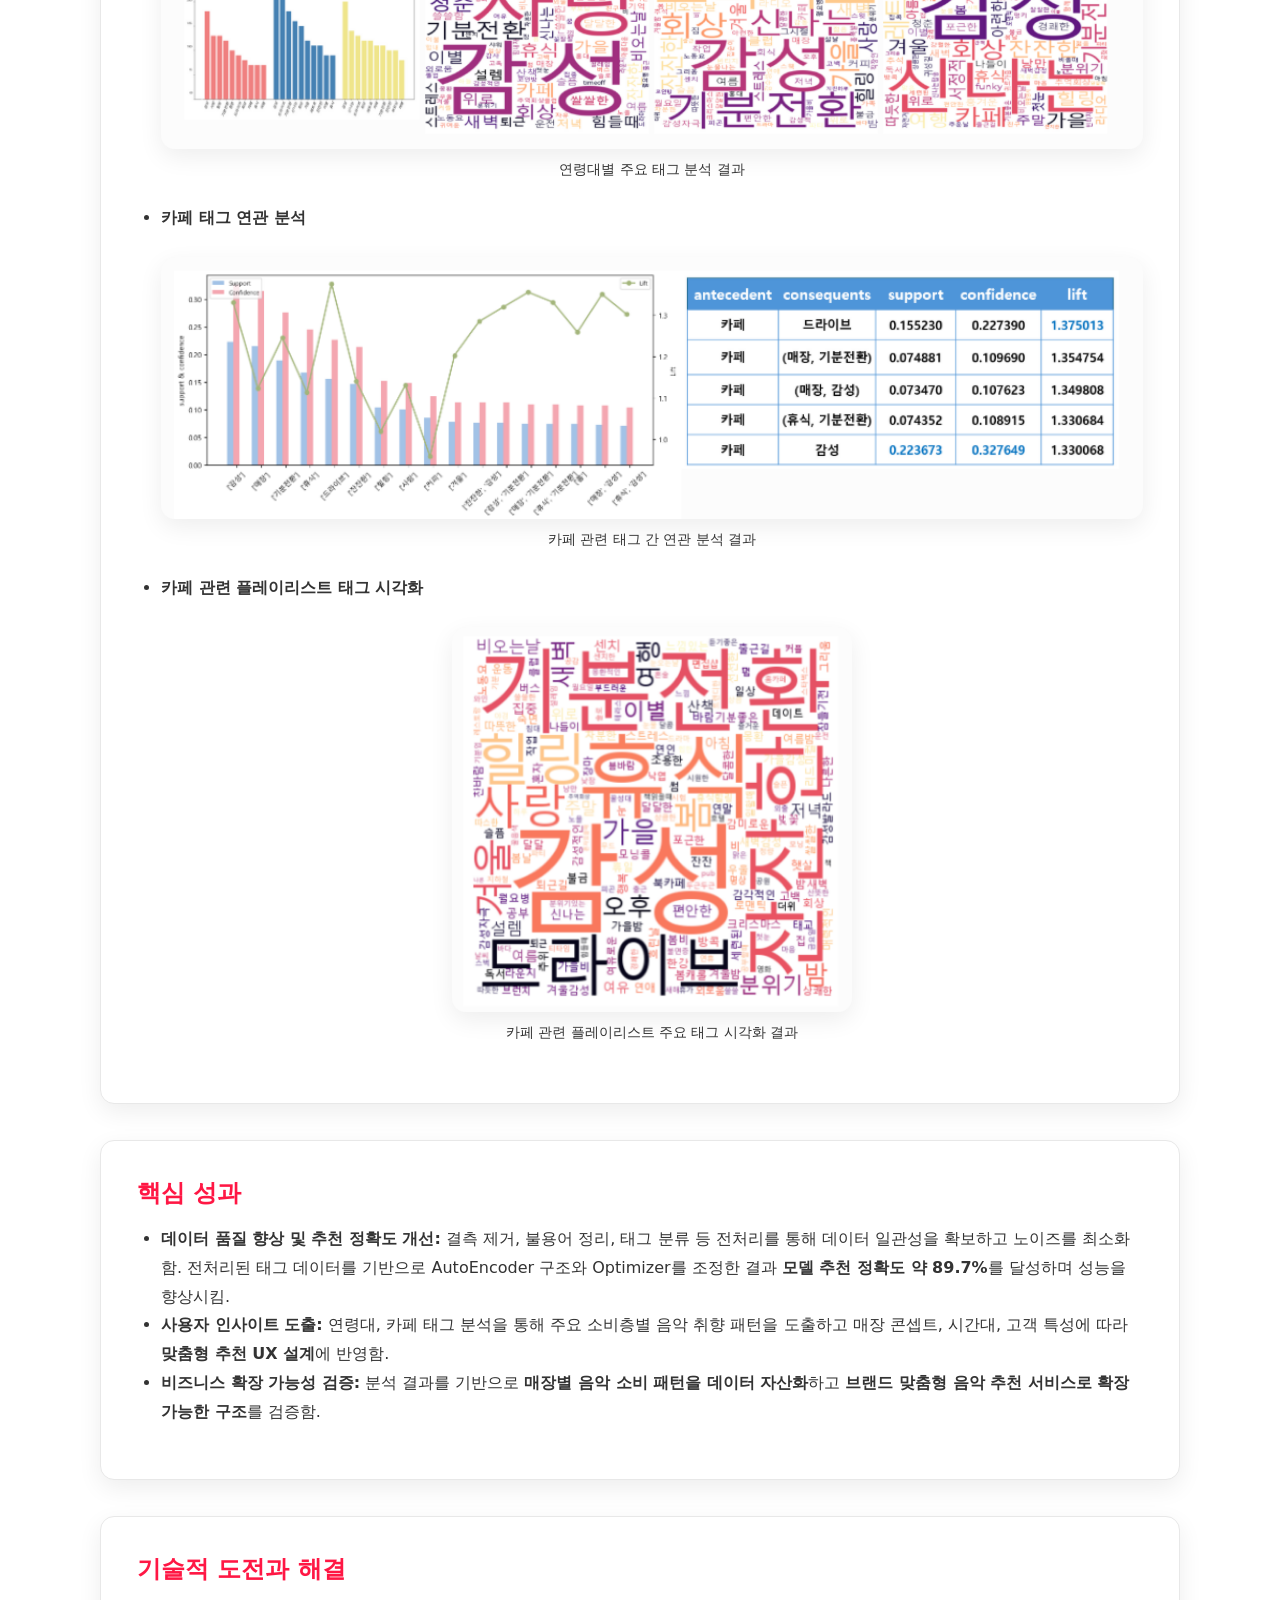
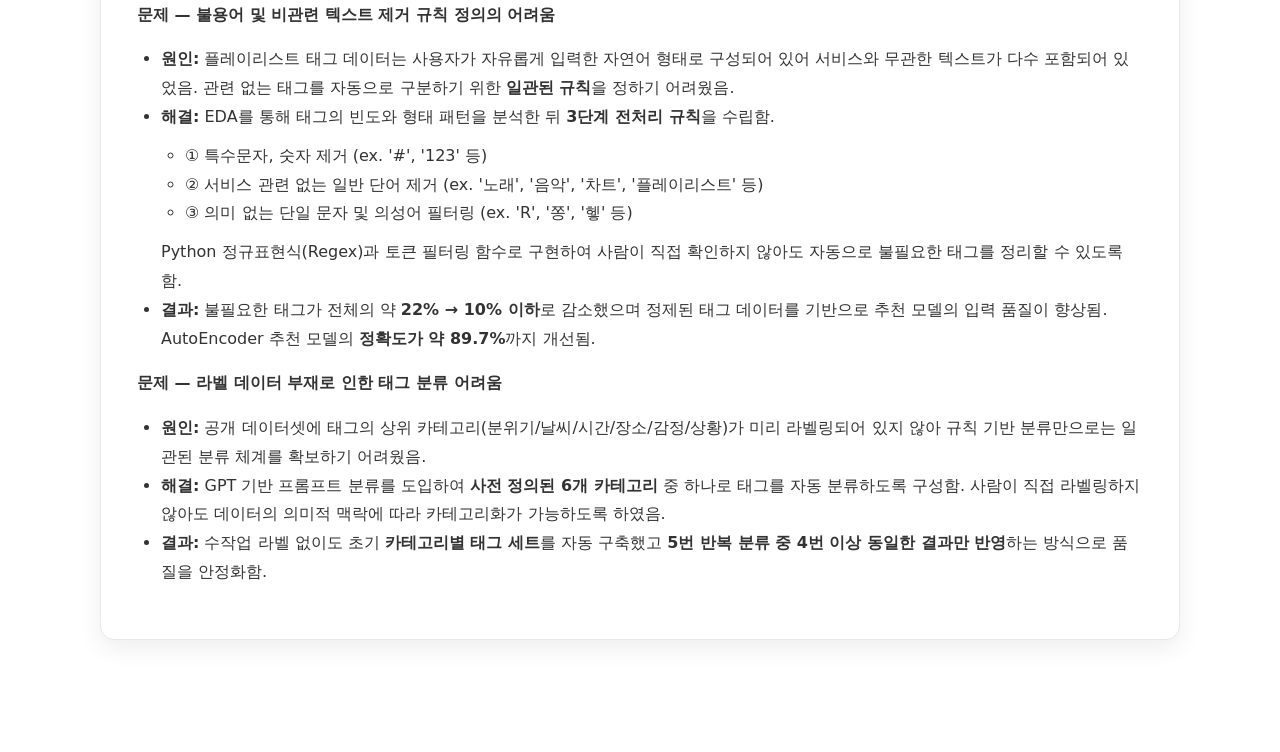
<file: project-soundcake.html>
<!DOCTYPE html>
<html lang="ko">
<head>
  <meta charset="utf-8" />
  <meta name="viewport" content="width=device-width, initial-scale=1" />
  <title>SoundCake - Heeeun Ahn Portfolio</title>
  <link rel="stylesheet" href="style.css" />
</head>
<body>
  <div class="project-detail">
    <div class="container">
      <a href="index.html#data-projects" class="back-link" aria-label="데이터 프로젝트 목록으로 돌아가기">← 돌아가기</a>

      <div class="project-header">
        <h1 class="project-title">SoundCake</h1>
        <p class="project-subtitle">카페 매장을 위한 B2B 음악 추천 서비스</p>
      </div>

      <div class="project-content">
        <!-- 프로젝트 개요 -->
        <div class="section-block" id="overview">
          <h2>프로젝트 개요</h2>
          <p>
            카페 매장을 위한 <strong>B2B 음악 추천 서비스</strong>로
            매장의 콘셉트, 객층, 시간대를 반영해 최적의 플레이리스트를 추천합니다.
            LLM을 활용한 태그 문맥 이해로 추천 정확도를 높이고
            매장 전용 AI 생성 플레이리스트를 제공하여 브랜드 이미지 강화와 운영 효율을 동시에 지원합니다.
          </p>
          <ul>
            <li><strong>프로젝트명:</strong> SoundCake</li>
            <li><strong>기간:</strong> 2024.07.07 ~ 2024.08.06</li>
            <li><strong>팀 구성:</strong> 6명 (PL 1, 기획 2, 데이터 1, 모델링 1, 웹개발 1)</li>
            <li><strong>역할:</strong> 데이터 전처리 및 분석</li>
          </ul>
          <p><strong>기술 스택</strong></p>
          <div class="tech-stack" aria-label="기술 태그">
            <span class="tech-tag">Python</span>
            <span class="tech-tag">Jupyter</span>
            <span class="tech-tag">pandas</span>
            <span class="tech-tag">numpy</span>
            <span class="tech-tag">matplotlib</span>
            <span class="tech-tag">mlxtend</span>
            <span class="tech-tag">OpenAI API</span>
          </div>
        </div>

        <!-- 서비스 주요 화면 -->
        <div class="section-block image-gallery" id="screens">
          <h2>서비스 주요 화면</h2>
          <div class="single-media">
            <video src="image/soundcake_demo.mp4" autoplay muted loop playsinline controls></video>
          </div>
        </div>

        <!-- 주요 기능 -->
        <div class="section-block" id="features">
          <h2>주요 기능</h2>
          <ul>
            <li>
              <strong>컨텍스트 기반 입력 수집</strong>
              <ul>
                <li>매장 정보(입지/분위기/영업시간) 입력</li>
                <li>고객 정보(성별/연령대) 입력</li>
                <li>현재 위치 날씨 자동 반영</li>
              </ul>
            </li>
            <li>
              <strong>플레이리스트 추천</strong>
              <ul>
                <li>SentenceTransformer 임베딩 기반 후보 탐색</li>
                <li>AutoEncoder 잠재공간 유사도 활용</li>
                <li>태그 교집합 기준 추천</li>
              </ul>
            </li>
            <li>
              <strong>플레이리스트 생성</strong>
              <ul>
                <li>매장 전용 플레이리스트 자동 생성</li>
                <li>GPT 기반 제목 자동 생성</li>
                <li>스테이블 디퓨젼 커버 이미지 생성</li>
              </ul>
            </li>
            <li>
              <strong>Spotify 재생 연동</strong>
              <ul>
                <li>Spotify OAuth 인증</li>
                <li>Web Playback API 음악 재생</li>
                <li>플레이리스트 생성/관리</li>
              </ul>
            </li>
          </ul>
        </div>

        <!-- 나의 역할 -->
        <div class="section-block" id="my-role">
          <h2>나의 역할</h2>

          <h3>데이터 전처리</h3>
          <p>
            카카오 아레나 <strong>MELON PLAYLIST DATASET</strong>을 활용
            (플레이리스트 148,826개, 곡 707,989개, 장르 254개).
            결측치 제거 및 불용어 정리(특수문자, 숫자, 서비스와 무관한 태그, 단일 문자 제거),
            태그 빈도 기준 추출(빈도 ≥ 19),
            ChatGPT 프롬프트 기반 태그 6개 범주 자동 분류(분위기/날씨/시간/장소/감정/상황),
            연령대 파생 변수 생성.
            전처리 후 플레이리스트 <strong>84,276</strong>개, 곡 <strong>426,434</strong>개, 태그 <strong>790</strong>개로 정제.
          </p>

          <h3>데이터 분석</h3>
          <p>
            플레이리스트 태그 분포, 장르 다양성 등 전반적 데이터 구조 분석,
            연령대별 주요 태그 비교
            (10~20대: 사랑/힐링/청춘, 30~40대: 회상/가을/레트로, 50대 이상: 회상/레트로/부모님),
            카페 태그 연관 분석(카페–감성 태그 <strong>22.3%</strong> 동시 등장, <strong>31.5%</strong> 조건부 확률),
            카페 관련 플레이리스트 주요 태그 시각화로 감성, 겨울, 가을, 비오는 날 등 계절, 날씨 패턴 확인.
          </p>

          <ul>
            <li>
              <strong>플레이리스트 데이터 구조</strong>
              <figure>
                <img src="image/playlist_overview.png" alt="플레이리스트 데이터 분석 결과" />
                <figcaption>플레이리스트 태그 및 장르 다양성 분석 결과</figcaption>
              </figure>
            </li>
            <li>
              <strong>연령대별 주요 태그</strong>
              <figure>
                <img src="image/age_tag_analysis.png" alt="연령대별 주요 태그 분석 결과" />
                <figcaption>연령대별 주요 태그 분석 결과</figcaption>
              </figure>
            </li>
            <li>
              <strong>카페 태그 연관 분석</strong>
              <figure>
                <img src="image/cafe_association.png" alt="카페 태그 연관 분석 결과" />
                <figcaption>카페 관련 태그 간 연관 분석 결과</figcaption>
              </figure>
            </li>
            <li>
              <strong>카페 관련 플레이리스트 태그 시각화</strong>
              <figure class="small-image">
                <img src="image/cafe_tag_visualization.png" alt="카페 태그 시각화 결과" />
                <figcaption>카페 관련 플레이리스트 주요 태그 시각화 결과</figcaption>
              </figure>
            </li>
          </ul>
        </div>

        <!-- 핵심 성과 -->
        <div class="section-block" id="impact">
          <h2>핵심 성과</h2>
          <ul>
            <li>
              <strong>데이터 품질 향상 및 추천 정확도 개선:</strong>
              결측 제거, 불용어 정리, 태그 분류 등 전처리를 통해 데이터 일관성을 확보하고 노이즈를 최소화함.
              전처리된 태그 데이터를 기반으로 AutoEncoder 구조와 Optimizer를 조정한 결과
              <strong>모델 추천 정확도 약 89.7%</strong>를 달성하며 성능을 향상시킴.
            </li>
            <li>
              <strong>사용자 인사이트 도출:</strong>
              연령대, 카페 태그 분석을 통해 주요 소비층별 음악 취향 패턴을 도출하고
              매장 콘셉트, 시간대, 고객 특성에 따라 <strong>맞춤형 추천 UX 설계</strong>에 반영함.
            </li>
            <li>
              <strong>비즈니스 확장 가능성 검증:</strong>
              분석 결과를 기반으로 <strong>매장별 음악 소비 패턴을 데이터 자산화</strong>하고
              <strong>브랜드 맞춤형 음악 추천 서비스로 확장 가능한 구조</strong>를 검증함.
            </li>
          </ul>
        </div>

        <!-- 기술적 도전과 해결 -->
        <div class="section-block" id="challenges">
          <h2>기술적 도전과 해결</h2>

          <p><strong>문제 — 불용어 및 비관련 텍스트 제거 규칙 정의의 어려움</strong></p>
          <ul>
            <li>
              <strong>원인:</strong>
              플레이리스트 태그 데이터는 사용자가 자유롭게 입력한 자연어 형태로 구성되어 있어
              서비스와 무관한 텍스트가 다수 포함되어 있었음.
              관련 없는 태그를 자동으로 구분하기 위한 <strong>일관된 규칙</strong>을 정하기 어려웠음.
            </li>
            <li>
              <strong>해결:</strong>
              EDA를 통해 태그의 빈도와 형태 패턴을 분석한 뒤
              <strong>3단계 전처리 규칙</strong>을 수립함.
              <ul>
                <li>① 특수문자, 숫자 제거 (ex. '#', '123' 등)</li>
                <li>② 서비스 관련 없는 일반 단어 제거 (ex. '노래', '음악', '차트', '플레이리스트' 등)</li>
                <li>③ 의미 없는 단일 문자 및 의성어 필터링 (ex. 'R', '쫑', '헿' 등)</li>
              </ul>
              Python 정규표현식(Regex)과 토큰 필터링 함수로 구현하여
              사람이 직접 확인하지 않아도 자동으로 불필요한 태그를 정리할 수 있도록 함.
            </li>
            <li>
              <strong>결과:</strong>
              불필요한 태그가 전체의 약 <strong>22% → 10% 이하</strong>로 감소했으며
              정제된 태그 데이터를 기반으로 추천 모델의 입력 품질이 향상됨.
              AutoEncoder 추천 모델의 <strong>정확도가 약 89.7%</strong>까지 개선됨.
            </li>
          </ul>

          <p><strong>문제 — 라벨 데이터 부재로 인한 태그 분류 어려움</strong></p>
          <ul>
            <li>
              <strong>원인:</strong>
              공개 데이터셋에 태그의 상위 카테고리(분위기/날씨/시간/장소/감정/상황)가 미리 라벨링되어 있지 않아
              규칙 기반 분류만으로는 일관된 분류 체계를 확보하기 어려웠음.
            </li>
            <li>
              <strong>해결:</strong>
              GPT 기반 프롬프트 분류를 도입하여 <strong>사전 정의된 6개 카테고리</strong> 중 하나로 태그를 자동 분류하도록 구성함.
              사람이 직접 라벨링하지 않아도 데이터의 의미적 맥락에 따라 카테고리화가 가능하도록 하였음.
            </li>
            <li>
              <strong>결과:</strong>
              수작업 라벨 없이도 초기 <strong>카테고리별 태그 세트</strong>를 자동 구축했고
              <strong>5번 반복 분류 중 4번 이상 동일한 결과만 반영</strong>하는 방식으로 품질을 안정화함.
            </li>
          </ul>
        </div>
      </div>
    </div>
  </div>
</body>
</html>
</file>
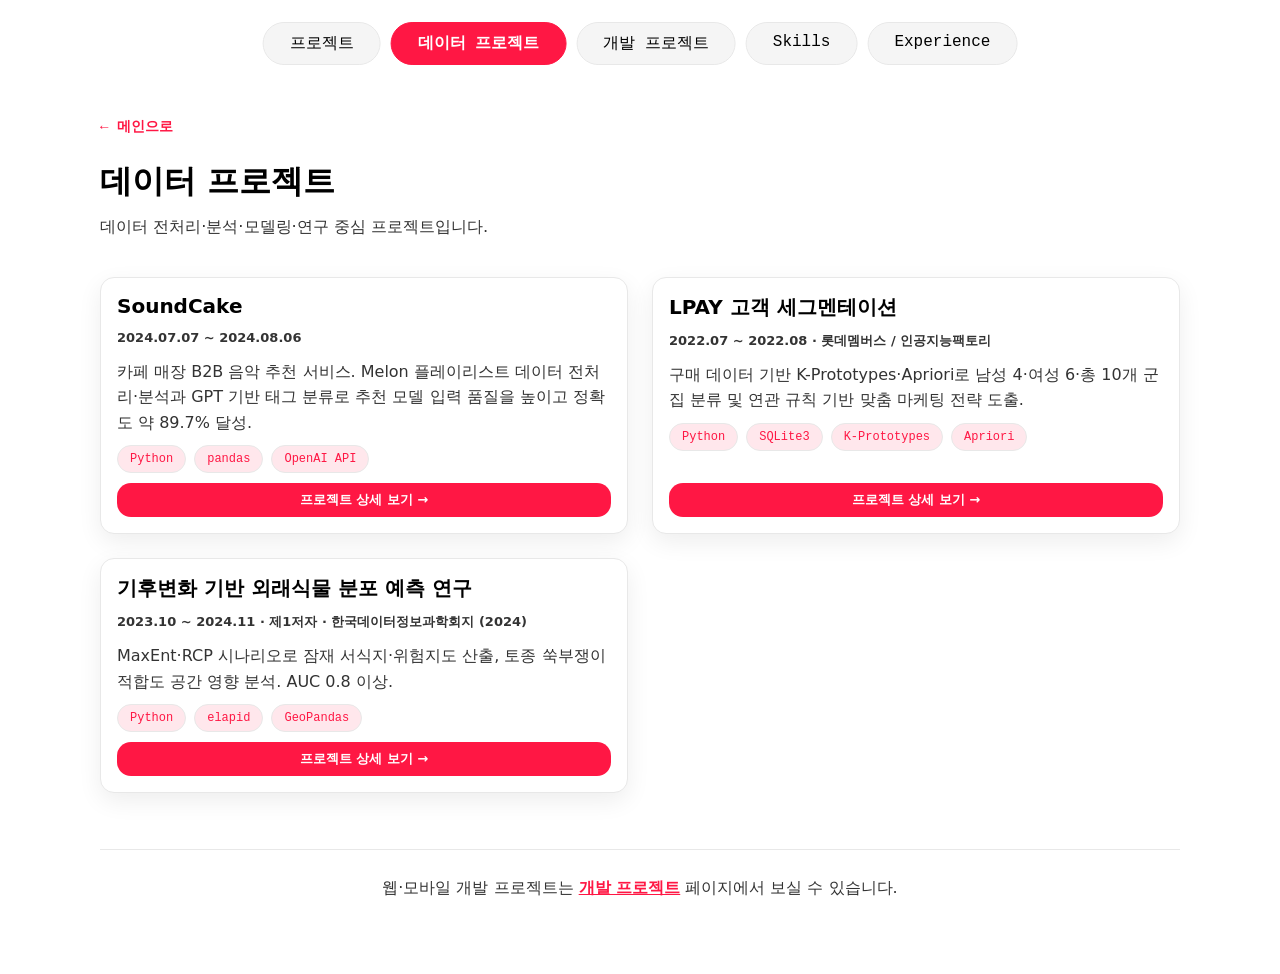
<file: projects-data.html>
<!DOCTYPE html>
<html lang="ko">
<head>
  <meta charset="utf-8" />
  <meta name="viewport" content="width=device-width, initial-scale=1" />
  <title>데이터 프로젝트 – Heeeun Ahn Portfolio</title>
  <link rel="stylesheet" href="style.css" />
</head>
<body class="projects-subpage-body">
  <nav class="hash-nav projects-site-nav" aria-label="사이트 네비게이션">
    <a href="index.html#projects">프로젝트</a>
    <a href="projects-data.html" aria-current="page">데이터 프로젝트</a>
    <a href="projects-dev.html">개발 프로젝트</a>
    <a href="index.html#skills">Skills</a>
    <a href="index.html#experience">Experience</a>
  </nav>

  <main class="projects-subpage">
    <div class="container">
      <p class="subpage-back"><a href="index.html#projects">← 메인으로</a></p>
      <h1 class="section-title">데이터 프로젝트</h1>
      <p class="projects-subpage-lead">데이터 전처리·분석·모델링·연구 중심 프로젝트입니다.</p>

      <div class="project-group">
        <div class="proj-grid data-proj-grid">
          <article class="proj">
            <h3>SoundCake</h3>
            <p class="proj-period">2024.07.07 ~ 2024.08.06</p>
            <p>카페 매장 B2B 음악 추천 서비스. Melon 플레이리스트 데이터 전처리·분석과 GPT 기반 태그 분류로 추천 모델 입력 품질을 높이고 정확도 약 89.7% 달성.</p>
            <div class="proj-tags">
              <span class="proj-tag">Python</span>
              <span class="proj-tag">pandas</span>
              <span class="proj-tag">OpenAI API</span>
            </div>
            <a href="project-soundcake.html" aria-label="SoundCake 상세 보기">프로젝트 상세 보기 →</a>
          </article>

          <article class="proj">
            <h3>LPAY 고객 세그멘테이션</h3>
            <p class="proj-period">2022.07 ~ 2022.08 · 롯데멤버스 / 인공지능팩토리</p>
            <p>구매 데이터 기반 K-Prototypes·Apriori로 남성 4·여성 6·총 10개 군집 분류 및 연관 규칙 기반 맞춤 마케팅 전략 도출.</p>
            <div class="proj-tags">
              <span class="proj-tag">Python</span>
              <span class="proj-tag">SQLite3</span>
              <span class="proj-tag">K-Prototypes</span>
              <span class="proj-tag">Apriori</span>
            </div>
            <a href="project-lpay.html" aria-label="LPAY 프로젝트 상세 보기">프로젝트 상세 보기 →</a>
          </article>

          <article class="proj">
            <h3>기후변화 기반 외래식물 분포 예측 연구</h3>
            <p class="proj-period">2023.10 ~ 2024.11 · 제1저자 · 한국데이터정보과학회지 (2024)</p>
            <p>MaxEnt·RCP 시나리오로 잠재 서식지·위험지도 산출, 토종 쑥부쟁이 적합도 공간 영향 분석. AUC 0.8 이상.</p>
            <div class="proj-tags">
              <span class="proj-tag">Python</span>
              <span class="proj-tag">elapid</span>
              <span class="proj-tag">GeoPandas</span>
            </div>
            <a href="project-paper.html" aria-label="논문 상세 보기">프로젝트 상세 보기 →</a>
          </article>
        </div>
      </div>

      <p class="projects-subpage-crosslink">
        웹·모바일 개발 프로젝트는 <a href="projects-dev.html">개발 프로젝트</a> 페이지에서 보실 수 있습니다.
      </p>
    </div>
  </main>
</body>
</html>
</file>
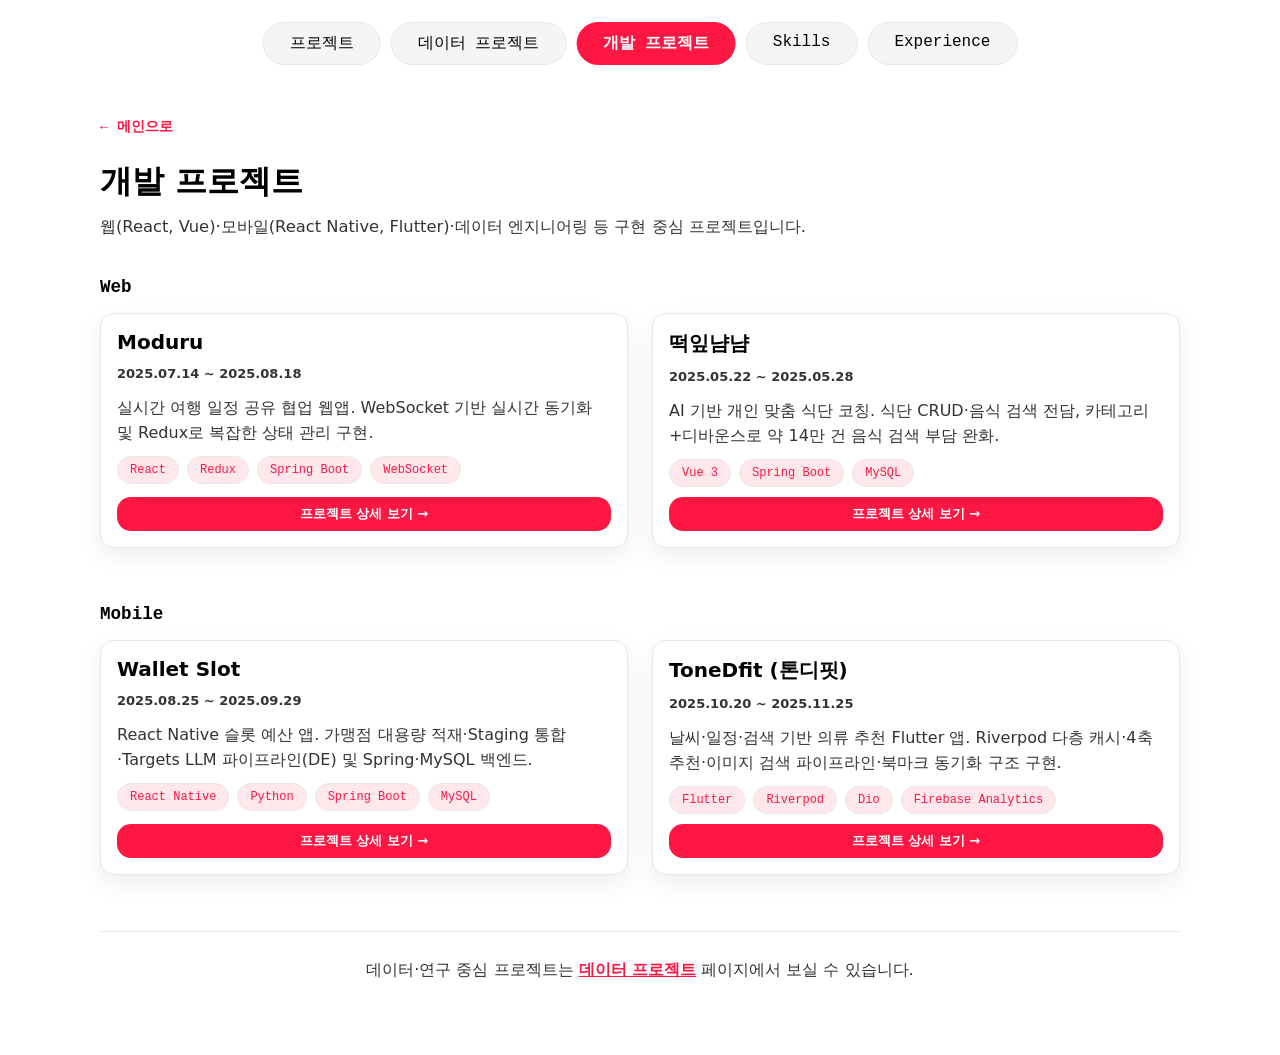
<file: projects-dev.html>
<!DOCTYPE html>
<html lang="ko">
<head>
  <meta charset="utf-8" />
  <meta name="viewport" content="width=device-width, initial-scale=1" />
  <title>개발 프로젝트 – Heeeun Ahn Portfolio</title>
  <link rel="stylesheet" href="style.css" />
</head>
<body class="projects-subpage-body">
  <nav class="hash-nav projects-site-nav" aria-label="사이트 네비게이션">
    <a href="index.html#projects">프로젝트</a>
    <a href="projects-data.html">데이터 프로젝트</a>
    <a href="projects-dev.html" aria-current="page">개발 프로젝트</a>
    <a href="index.html#skills">Skills</a>
    <a href="index.html#experience">Experience</a>
  </nav>

  <main class="projects-subpage">
    <div class="container">
      <p class="subpage-back"><a href="index.html#projects">← 메인으로</a></p>
      <h1 class="section-title">개발 프로젝트</h1>
      <p class="projects-subpage-lead">웹(React, Vue)·모바일(React Native, Flutter)·데이터 엔지니어링 등 구현 중심 프로젝트입니다.</p>

      <div class="project-group">
        <h3 class="group-title">Web</h3>
        <div class="proj-grid">
          <article class="proj">
            <h3>Moduru</h3>
            <p class="proj-period">2025.07.14 ~ 2025.08.18</p>
            <p>실시간 여행 일정 공유 협업 웹앱. WebSocket 기반 실시간 동기화 및 Redux로 복잡한 상태 관리 구현.</p>
            <div class="proj-tags">
              <span class="proj-tag">React</span>
              <span class="proj-tag">Redux</span>
              <span class="proj-tag">Spring Boot</span>
              <span class="proj-tag">WebSocket</span>
            </div>
            <a href="project-moduru.html" aria-label="Moduru 상세 보기">프로젝트 상세 보기 →</a>
          </article>

          <article class="proj">
            <h3>떡잎냠냠</h3>
            <p class="proj-period">2025.05.22 ~ 2025.05.28</p>
            <p>AI 기반 개인 맞춤 식단 코칭. 식단 CRUD·음식 검색 전담, 카테고리+디바운스로 약 14만 건 음식 검색 부담 완화.</p>
            <div class="proj-tags">
              <span class="proj-tag">Vue 3</span>
              <span class="proj-tag">Spring Boot</span>
              <span class="proj-tag">MySQL</span>
            </div>
            <a href="project-meal.html" aria-label="떡잎냠냠 상세 보기">프로젝트 상세 보기 →</a>
          </article>
        </div>
      </div>

      <div class="project-group">
        <h3 class="group-title">Mobile</h3>
        <div class="proj-grid">
          <article class="proj">
            <h3>Wallet Slot</h3>
            <p class="proj-period">2025.08.25 ~ 2025.09.29</p>
            <p>React Native 슬롯 예산 앱. 가맹점 대용량 적재·Staging 통합·Targets LLM 파이프라인(DE) 및 Spring·MySQL 백엔드.</p>
            <div class="proj-tags">
              <span class="proj-tag">React Native</span>
              <span class="proj-tag">Python</span>
              <span class="proj-tag">Spring Boot</span>
              <span class="proj-tag">MySQL</span>
            </div>
            <a href="project-wallet-slot.html" aria-label="Wallet Slot 상세 보기">프로젝트 상세 보기 →</a>
          </article>

          <article class="proj">
            <h3>ToneDfit (톤디핏)</h3>
            <p class="proj-period">2025.10.20 ~ 2025.11.25</p>
            <p>날씨·일정·검색 기반 의류 추천 Flutter 앱. Riverpod 다층 캐시·4축 추천·이미지 검색 파이프라인·북마크 동기화 구조 구현.</p>
            <div class="proj-tags">
              <span class="proj-tag">Flutter</span>
              <span class="proj-tag">Riverpod</span>
              <span class="proj-tag">Dio</span>
              <span class="proj-tag">Firebase Analytics</span>
            </div>
            <a href="project-tonedfit.html" aria-label="ToneDfit 상세 보기">프로젝트 상세 보기 →</a>
          </article>
        </div>
      </div>

      <p class="projects-subpage-crosslink">
        데이터·연구 중심 프로젝트는 <a href="projects-data.html">데이터 프로젝트</a> 페이지에서 보실 수 있습니다.
      </p>
    </div>
  </main>
</body>
</html>
</file>
<file: style.css>
/* Design Tokens */
:root {
  color-scheme: light;
  --bg: #ffffff;
  --bg-alt: #ffffff;
  --text: #000000;
  --text-weak: #333333;
  --primary: #ff1744;
  --accent: #c51162;
  --border: #e8e8e8;

  --space-1: 6px;
  --space-2: 10px;
  --space-3: 16px;
  --space-4: 24px;
  --space-5: 36px;
  --space-6: 56px;

  --radius: 14px;
  --shadow-1: 0 8px 24px rgba(0, 0, 0, 0.07);

  --font-sans: "Pretendard", system-ui, -apple-system, Segoe UI, Roboto,
    "Noto Sans KR", Arial, "Apple SD Gothic Neo", "Malgun Gothic", sans-serif;
  --mono: ui-monospace, SFMono-Regular, Menlo, Consolas, "Liberation Mono", monospace;
}

/* Global & Layout */
html, body {
  height: 100%;
  margin: 0;
  color: var(--text);
  font-family: var(--font-sans);
  background: var(--bg);
}
html {
  overflow-y: scroll;
  scroll-snap-type: none;
}
.panel {
  min-height: 100vh;
  height: 100vh;
  display: grid;
  align-items: center;
  justify-items: center;
  padding: var(--space-6) var(--space-4);
  padding-bottom: calc(var(--space-6) * 2);
  overflow: hidden;
  scroll-snap-align: start;
  box-sizing: border-box;
}
body > nav.hash-nav + .panel {
  padding-top: calc(56px + var(--space-5));
}
.intro-panel {
  background: var(--bg);
}
.intro-content {
  display: flex;
  flex-direction: column;
  align-items: center;
  gap: var(--space-4);
  text-align: center;
}
.intro-photo {
  width: 180px;
  height: 180px;
  border-radius: 50%;
  object-fit: cover;
  box-shadow: var(--shadow-2);
}
.intro-text {
  display: flex;
  flex-direction: column;
  gap: var(--space-3);
}
.intro-lead {
  font-size: clamp(1.1rem, 2.2vw, 1.6rem);
  font-weight: 700;
  line-height: 1.6;
  color: var(--text);
  margin: 0;
}
.intro-accent {
  color: var(--primary);
}
.container {
  width: min(1080px, 92vw);
  margin: 0 auto;
  transform: translateY(0);
}

/* 네비게이션 */
.hash-nav {
  position: fixed;
  top: 12px;
  left: 50%;
  transform: translateX(-50%);
  display: flex;
  flex-wrap: nowrap;
  gap: var(--space-2);
  font-family: var(--mono);
  z-index: 50;
  padding: var(--space-2);
  background: transparent;
  border: none;
  border-radius: 999px;
  box-sizing: border-box;
  max-width: min(1080px, calc(100vw - 16px));
  overflow-x: auto;
  overflow-y: hidden;
  -webkit-overflow-scrolling: touch;
  scrollbar-width: thin;
}
.hash-nav a {
  text-decoration: none;
  color: var(--text);
  font-weight: 500;
  font-size: 16px;
  padding: 10px 26px;
  border-radius: 999px;
  background: #f5f5f5;
  border: 1px solid var(--border);
  transition: all 0.3s ease;
  cursor: pointer;
  white-space: nowrap;
  flex: 0 0 auto;
}
.hash-nav a:hover { 
  background: #ffffff;
  border-color: var(--primary);
  color: var(--primary);
  transform: translateY(-2px);
  box-shadow: 0 4px 12px rgba(255, 23, 68, 0.15);
}
.hash-nav a.active {
  background: var(--primary);
  color: white;
  border-color: var(--primary);
  font-weight: 600;
}
.hash-nav a[aria-current="page"] {
  background: var(--primary);
  color: white;
  border-color: var(--primary);
  font-weight: 600;
}

/* Projects 허브 (메인) */
.projects-hub-lead {
  text-align: center;
  max-width: 36rem;
  margin: 0 auto var(--space-5);
  color: var(--text-weak);
  line-height: 1.75;
  font-size: 1.05rem;
}
.projects-hub-grid {
  display: grid;
  gap: var(--space-4);
  max-width: 720px;
  margin: 0 auto;
}
@media (min-width: 640px) {
  .projects-hub-grid:not(.projects-hub-grid--solo) {
    grid-template-columns: repeat(2, 1fr);
  }
}
.projects-hub-grid--solo {
  grid-template-columns: 1fr;
  max-width: 440px;
  margin-left: auto;
  margin-right: auto;
}
.projects-hub-card {
  display: flex;
  flex-direction: column;
  align-items: flex-start;
  gap: var(--space-2);
  padding: var(--space-5);
  background: var(--bg-alt);
  border: 1px solid var(--border);
  border-radius: var(--radius);
  box-shadow: var(--shadow-1);
  text-decoration: none;
  color: inherit;
  transition: transform 0.25s ease, box-shadow 0.25s ease, border-color 0.25s ease;
}
.projects-hub-card:hover {
  transform: translateY(-4px);
  box-shadow: 0 14px 32px rgba(0,0,0,.12);
  border-color: var(--primary);
}
.projects-hub-card-label {
  font-family: var(--mono);
  font-size: 13px;
  font-weight: 600;
  color: var(--primary);
  letter-spacing: 0.04em;
}
.projects-hub-card-title {
  font-size: 1.35rem;
  font-weight: 800;
  color: var(--text);
}
.projects-hub-card-desc {
  font-size: 14px;
  color: var(--text-weak);
  line-height: 1.55;
}
.projects-hub-card-cta {
  margin-top: auto;
  padding-top: var(--space-2);
  font-family: var(--mono);
  font-size: 14px;
  font-weight: 600;
  color: var(--primary);
}

/* 데이터 프로젝트 / 개발 프로젝트 서브페이지 */
.projects-subpage-body {
  margin: 0;
  min-height: 100vh;
  background: var(--bg);
}
.projects-site-nav {
  justify-content: center;
}
.projects-subpage {
  padding: calc(80px + var(--space-5)) var(--space-4) var(--space-6);
}
.projects-subpage .section-title {
  margin-bottom: var(--space-2);
}
.projects-subpage-lead {
  margin: 0 0 var(--space-5);
  color: var(--text-weak);
  line-height: 1.65;
  font-size: 1.02rem;
}
.subpage-back {
  margin: 0 0 var(--space-4);
}
.subpage-back a {
  display: inline-flex;
  align-items: center;
  gap: 6px;
  font-family: var(--mono);
  font-size: 14px;
  font-weight: 600;
  color: var(--primary);
  text-decoration: none;
}
.subpage-back a:hover {
  text-decoration: underline;
}
.projects-subpage .project-group {
  margin-bottom: var(--space-6);
}
.projects-subpage .group-title {
  margin: 0 0 var(--space-3);
  font-size: 1.1rem;
  font-weight: 700;
  color: var(--text);
  font-family: var(--mono);
}
.projects-subpage .proj-subgroup {
  margin-bottom: var(--space-5);
  padding-bottom: var(--space-4);
  border-bottom: 1px solid var(--border);
}
.projects-subpage .proj-subgroup:last-child {
  margin-bottom: 0;
  padding-bottom: 0;
  border-bottom: none;
}
.projects-subpage .proj-subgroup-heading {
  margin: 0 0 var(--space-3);
  font-size: 1.05rem;
  font-weight: 800;
  color: var(--text);
  display: flex;
  flex-wrap: wrap;
  align-items: center;
  gap: var(--space-2);
  line-height: 1.35;
}
.projects-subpage .proj-subgroup-badge {
  flex-shrink: 0;
  font-family: var(--mono);
  font-size: 11px;
  font-weight: 700;
  letter-spacing: 0.05em;
  text-transform: uppercase;
  color: var(--primary);
  padding: 5px 11px;
  border-radius: 999px;
  border: 1px solid color-mix(in srgb, var(--primary), var(--border));
  background: color-mix(in srgb, var(--primary), transparent 90%);
}
.projects-subpage .group-lead-note {
  margin: -0.25rem 0 var(--space-4);
  font-size: 0.95rem;
  color: var(--text-weak);
  line-height: 1.65;
}
.projects-subpage-crosslink {
  margin-top: var(--space-6);
  padding-top: var(--space-4);
  border-top: 1px solid var(--border);
  color: var(--text-weak);
  line-height: 1.7;
  text-align: center;
}
.projects-subpage-crosslink a {
  color: var(--primary);
  font-weight: 600;
}

/* About Me */
.about-grid {
  display: grid;
  gap: var(--space-5);
}
@media (min-width: 920px) {
  .about-grid {
    grid-template-columns: 1.3fr .8fr;
    align-items: start;
  }
}
.display-name {
  font-weight: 800;
  font-size: clamp(22px, 4vw, 45px);
  letter-spacing: .2px;
  margin: var(--space-4) 0 var(--space-4);
}

.quote {
  background: var(--bg-alt);
  border: 2px solid var(--border);
  border-radius: var(--radius);
  box-shadow: var(--shadow-1);
  padding: var(--space-4);
  position: relative;
}
.quote::before {
  content: """;
  position: absolute; left: 14px; top: 6px;
  font-size: 36px; color: var(--accent);
  line-height: 1;
}
.quote::after {
  content: """;
  position: absolute; right: 14px; bottom: 6px;
  font-size: 28px; color: var(--accent);
  line-height: 1;
}
.quote p {
  margin: 0;
  line-height: 1.6;
  font-size: clamp(15px, 2vw, 17px);
  text-align: center;
}

.meta {
  display: grid;
  gap: var(--space-2);
  margin-top: var(--space-4);
  color: var(--text-weak);
}
.meta-item {
  display: inline-flex;
  align-items: center;
  gap: 8px;
}
.meta-item a {
  color: var(--text);
  text-decoration: none;
}
.meta-item a:hover {
  color: var(--primary);
  text-decoration: underline;
}
.icon { line-height: 0; display: inline-flex; color: var(--primary); }

.tags {
  margin-top: var(--space-4);
  display: flex; flex-wrap: wrap; gap: 10px;
  font-family: var(--mono);
}
.tag {
  border: 1px dashed var(--border);
  padding: 6px 10px;
  border-radius: 999px;
  color: var(--text-weak);
  background: #fafafa;
}

.about-photo {
  justify-self: end;
  max-width: min(190px, 26vw);
  aspect-ratio: 4 / 5;
  background: linear-gradient(180deg, color-mix(in srgb, var(--primary), transparent 92%), transparent);
  border: 2px solid var(--border);
  border-radius: 18px;
  display: grid; place-items: center;
  overflow: hidden;
  align-self: end;
  margin-bottom: 0px;
}
.about-photo img {
  width: 100%;
  height: 100%;
  object-fit: cover;
}
.about-photo__placeholder {
  color: var(--text-weak);
  font-size: 14px;
  padding: var(--space-3);
  text-align: center;
}

/* Skills */
.section-title {
  font-size: clamp(22px, 3.2vw, 32px);
  margin: 0 0 var(--space-4);
}
.skill-grid {
  display: grid;
  gap: var(--space-3);
}
@media (min-width: 760px) {
  .skill-grid { grid-template-columns: repeat(3, 1fr); }
}
.card {
  background: var(--bg-alt);
  color: var(--text);
  border: 1px solid var(--border);
  border-radius: var(--radius);
  box-shadow: var(--shadow-1);
  padding: var(--space-4);
}
.card h3 {
  margin: 0 0 var(--space-2);
  font-size: 18px;
}
.stack {
  display: flex; flex-wrap: wrap; gap: 8px;
  align-items: center;
}
.chip {
  padding: 6px 8px;
  border-radius: 999px;
  border: 1px solid var(--border);
  background: #f5f5f5;
  font-family: var(--mono);
  font-size: 12px;
  white-space: nowrap;
}

/* Projects */
.projects { background: var(--bg); }
.section-header-row {
  display: flex;
  align-items: baseline;
  gap: var(--space-3);
  margin-bottom: var(--space-4);
}
.section-header-row .section-title {
  margin: 0;
  flex-shrink: 0;
}
.section-header-row .projects-hub-lead {
  margin: 0;
}
#dev-projects, #data-projects {
  align-content: start;
  overflow-y: auto;
  padding-top: calc(56px + var(--space-5));
  padding-bottom: var(--space-5);
}
.proj-grid {
  display: grid;
  gap: var(--space-4);
}
@media (min-width: 860px) {
  .proj-grid { grid-template-columns: repeat(2, 1fr); }
  .data-proj-grid { grid-template-columns: repeat(2, 1fr); }
}
.proj {
  background: var(--bg-alt);
  border: 1px solid var(--border);
  border-radius: var(--radius);
  box-shadow: var(--shadow-1);
  padding: var(--space-3);
  display: flex;
  flex-direction: column;
}
.proj h3 { margin: 0 0 var(--space-2); font-size: 20px; }
.proj-period {
  font-size: 13px;
  color: var(--primary);
  font-weight: 600;
  margin: 0 0 var(--space-2);
}
.proj p { margin: 0 0 var(--space-2); color: var(--text-weak); line-height: 1.6; }
.proj-tags {
  display: flex;
  flex-wrap: wrap;
  gap: 8px;
  margin-bottom: var(--space-2);
}
.proj-tag {
  padding: 6px 12px;
  border-radius: 999px;
  border: 1px solid var(--border);
  background: color-mix(in srgb, var(--primary), transparent 90%);
  font-family: var(--mono);
  font-size: 12px;
  color: var(--primary);
  font-weight: 500;
}
.proj a {
  display: inline-block;
  padding: 8px 18px;
  background: var(--primary);
  color: white;
  text-decoration: none;
  border-radius: var(--radius);
  font-weight: 600;
  font-size: 13px;
  transition: all 0.3s ease;
  margin-top: auto;
  text-align: center;
}
.proj a:hover {
  background: color-mix(in srgb, var(--primary), black 12%);
  color: #ffffff;
  transform: translateY(-2px);
  box-shadow: 0 4px 16px rgba(255, 23, 68, 0.35);
}

/* Experience / Certificate */
.exp-grid-new {
  display: grid;
  gap: var(--space-3);
  grid-template-columns: 1fr;
}
@media (min-width: 860px) {
  .exp-grid-new { grid-template-columns: repeat(2, 1fr); }
}
.exp-card h3 {
  margin: 0 0 var(--space-2);
  font-size: 17px;
  font-weight: 700;
}
.exp-card p {
  margin: 0;
  color: var(--text-weak);
  font-size: 14px;
  line-height: 1.6;
}

.cert-grid {
  display: grid;
  gap: var(--space-3);
  grid-template-columns: 1fr;
}
@media (min-width: 760px) {
  .cert-grid { grid-template-columns: repeat(2, 1fr); }
}
@media (min-width: 1080px) {
  .cert-grid { grid-template-columns: repeat(4, 1fr); }
}
.award-grid {
  display: grid;
  gap: var(--space-3);
  grid-template-columns: 1fr;
}
@media (min-width: 760px) {
  .award-grid { grid-template-columns: repeat(2, 1fr); }
}
.award-card h3 {
  margin: 0 0 var(--space-1);
  font-size: 16px;
  font-weight: 700;
}
.award-card p {
  margin: 0;
  color: var(--text-weak);
  font-size: 13px;
}
.award-card .award-project {
  margin-top: 4px;
  color: var(--text);
  font-weight: 600;
}

.cert-card h3 {
  margin: 0 0 var(--space-1);
  font-size: 16px;
  font-weight: 700;
}
.cert-card p {
  margin: 0;
  color: var(--text-weak);
  font-size: 13px;
  line-height: 1.6;
}

/* Scroll Animations */
.animate-on-scroll {
  opacity: 0;
  transform: translateY(30px);
  transition: opacity 0.8s ease-out, transform 0.8s ease-out;
}

.animate-on-scroll.visible {
  opacity: 1;
  transform: translateY(0);
}

/* 애니메이션 지연 */
.display-name { transition-delay: 0.1s; }
.quote { transition-delay: 0.2s; }
.meta { transition-delay: 0.3s; }
.about-photo { transition-delay: 0.3s; }
.activity-timeline { transition-delay: 0.4s; }

.card:nth-child(1) { transition-delay: 0.1s; }
.card:nth-child(2) { transition-delay: 0.1s; }
.card:nth-child(3) { transition-delay: 0.1s; }
.card:nth-child(4) { transition-delay: 0.3s; }
.card:nth-child(5) { transition-delay: 0.3s; }
.card:nth-child(6) { transition-delay: 0.3s; }

.proj:nth-child(1) { transition-delay: 0.1s; }
.proj:nth-child(2) { transition-delay: 0.15s; }
.proj:nth-child(3) { transition-delay: 0.2s; }
.proj:nth-child(4) { transition-delay: 0.25s; }
.proj:nth-child(5) { transition-delay: 0.3s; }

.exp-card:nth-child(1) { transition-delay: 0.1s; }
.exp-card:nth-child(2) { transition-delay: 0.1s; }
.exp-card:nth-child(3) { transition-delay: 0.2s; }
.exp-card:nth-child(4) { transition-delay: 0.2s; }
.exp-card:nth-child(5) { transition-delay: 0.3s; }
.exp-card:nth-child(6) { transition-delay: 0.3s; }

.cert-card:nth-child(1) { transition-delay: 0.1s; }
.cert-card:nth-child(2) { transition-delay: 0.15s; }
.cert-card:nth-child(3) { transition-delay: 0.2s; }
.cert-card:nth-child(4) { transition-delay: 0.25s; }

/* 타임라인 */
.activity-timeline { 
  margin-top: var(--space-4, 24px);
  width: 100%;
}
.activity-timeline .subsection-title{
  font-size: 18px; 
  font-weight: 700; 
  color: var(--primary, #3b82f6);
  margin: 0 0 10px;
  font-family: var(--font-sans);
}

.timeline-scale{
  display: grid;
  grid-template-columns: repeat(7, 1fr);
  font-size: 12px;
  color: var(--text-weak, #666);
  padding: 0 4px 2px;
  margin-bottom: 4px;
  font-family: var(--font-sans);
}
.timeline-scale span{
  position: relative;
}

.timeline-bars{
  position: relative;
  display: grid;
  grid-template-columns: repeat(84, 1fr);
  grid-auto-rows: 42px;
  gap: 50px 10px;
  padding: 40px 8px 8px 8px;
  border: 1px solid var(--border, #e5e7eb);
  border-radius: 10px;
  background:
    repeating-linear-gradient(
      to right,
      transparent,
      transparent calc(100% / 7 - 1px),
      rgba(0,0,0,0.06) calc(100% / 7)
    );
}

.tbar{
  grid-column: calc(var(--start) + 1) / span var(--span);
  position: relative;
  background: var(--bar-bg, rgba(59,130,246,1));
  border: 1px solid var(--bar-border, rgba(59,130,246,1));
  border-radius: 8px;
  overflow: visible;
  min-height: 42px;
}

.tbar.long-text .tooltip-label {
  position: absolute;
  bottom: 100%;
  left: -20px;
  margin-bottom: 14px;
  font-size: 13px;
  font-weight: 600;
  color: var(--text);
  white-space: nowrap;
  padding: 6px 10px;
  background: var(--bg-alt);
  border: 1px solid var(--border);
  border-radius: 6px;
  box-shadow: var(--shadow-1);
  font-family: var(--font-sans);
}

.tbar.long-text .tooltip-arrow {
  position: absolute;
  bottom: 100%;
  left: 0px;
  margin-bottom: 7px;
  width: 0;
  height: 0;
  border-left: 6px solid transparent;
  border-right: 6px solid transparent;
  border-top: 8px solid var(--bg-alt);
  z-index: 1;
}

.tbar.long-text-bottom .tooltip-label {
  position: absolute;
  top: 100%;
  left: -20px;
  margin-top: 14px;
  font-size: 13px;
  font-weight: 600;
  color: var(--text);
  white-space: nowrap;
  padding: 6px 10px;
  background: var(--bg-alt);
  border: 1px solid var(--border);
  border-radius: 6px;
  box-shadow: var(--shadow-1);
  font-family: var(--font-sans);
}

.tbar.long-text-bottom .tooltip-arrow {
  position: absolute;
  top: 100%;
  left: 0px;
  margin-top: 7px;
  width: 0;
  height: 0;
  border-left: 6px solid transparent;
  border-right: 6px solid transparent;
  border-bottom: 8px solid var(--bg-alt);
  z-index: 1;
}

.tbar .label{
  position: absolute; 
  left: 10px;
  top: 50%;
  transform: translateY(-50%);
  font-size: 13px; 
  font-weight: 600; 
  color: white;
  white-space: nowrap;
  font-family: var(--font-sans);
}
.tbar .period{
  position: absolute; 
  right: 10px; 
  bottom: 6px;
  font-size: 11px; 
  color: white;
  white-space: nowrap;
  opacity: 0.8;
  font-family: var(--font-sans);
}

.t-uni     { --bar-bg: color-mix(in srgb, #3b82f6, transparent 30%); --bar-border: #3b82f6; --badge:#3b82f6; }
.t-club    { --bar-bg: color-mix(in srgb, #10b981, transparent 30%); --bar-border: #10b981; --badge:#10b981; }
.t-course  { --bar-bg: color-mix(in srgb, #f59e0b, transparent 30%); --bar-border: #f59e0b; --badge:#f59e0b; }
.t-intern  { --bar-bg: color-mix(in srgb, #6366f1, transparent 30%); --bar-border: #6366f1; --badge:#6366f1; }
.t-paper   { --bar-bg: color-mix(in srgb, #ec4899, transparent 30%); --bar-border: #ec4899; --badge:#ec4899; }
.t-ssafy   { --bar-bg: color-mix(in srgb, var(--primary), transparent 30%); --bar-border: var(--primary); --badge: var(--primary); }

.tooltip-label-mobile {
  display: none;
}

/* 이미지 모달 */
.viz-chip {
  cursor: pointer;
  transition: all 0.2s ease;
}
.viz-chip:hover {
  background: var(--primary);
  color: white;
  transform: translateY(-2px);
}

.modal {
  display: none;
  position: fixed;
  z-index: 1000;
  left: 0;
  top: 0;
  width: 100%;
  height: 100%;
  background-color: rgba(0, 0, 0, 0.9);
  animation: fadeIn 0.3s ease;
}

@keyframes fadeIn {
  from { opacity: 0; }
  to { opacity: 1; }
}

.modal-content {
  position: relative;
  margin: 5% auto;
  max-width: 90%;
  max-height: 80vh;
  display: flex;
  flex-direction: column;
  align-items: center;
  animation: slideDown 0.3s ease;
}

@keyframes slideDown {
  from { 
    opacity: 0;
    transform: translateY(-50px);
  }
  to { 
    opacity: 1;
    transform: translateY(0);
  }
}

.modal-content img {
  max-width: 100%;
  max-height: 70vh;
  object-fit: contain;
  border-radius: var(--radius);
  box-shadow: 0 20px 60px rgba(0,0,0,0.5);
}

#modalCaption {
  color: white;
  font-size: 20px;
  margin-top: var(--space-4);
  text-align: center;
}

.modal-close {
  position: absolute;
  top: -40px;
  right: 0;
  color: white;
  font-size: 40px;
  font-weight: bold;
  cursor: pointer;
  transition: color 0.2s;
}

.modal-close:hover {
  color: var(--primary);
}

/* 반응형 - 모바일 */
@media (max-width: 768px) {
  .intro-photo {
    width: 140px;
    height: 140px;
  }
  .intro-photo {
    width: 140px;
    height: 140px;
  }
  .intro-lead {
    font-size: clamp(1rem, 4vw, 1.2rem);
  }
  .hash-nav {
    top: 12px;
    gap: 4px;
    padding: 6px;
  }
  .hash-nav a {
    font-size: 13px;
    padding: 8px 16px;
    white-space: nowrap;
  }

  html {
    scroll-snap-type: none;
  }
  .panel {
    padding: var(--space-4) var(--space-2);
    padding-bottom: var(--space-5);
    height: auto;
    min-height: auto;
    scroll-snap-align: none;
    overflow: visible;
  }
  .container {
    width: 95vw;
  }

  .about-grid {
    grid-template-columns: 1fr;
    gap: var(--space-3);
  }
  .display-name {
    font-size: clamp(28px, 8vw, 36px);
  }
  .about-photo {
    max-width: 150px;
    justify-self: center;
    margin-bottom: var(--space-3);
  }

  .activity-timeline {
    overflow-x: visible;
  }
  .activity-timeline .subsection-title {
    font-size: 16px;
  }
  .timeline-scale {
    width: 100%;
    font-size: 9px;
  }
  .timeline-bars {
    width: 100%;
    grid-auto-rows: 28px;
    gap: 8px 4px;
    padding: 8px 4px;
  }
  .tbar {
    min-height: 28px;
    cursor: pointer;
    transition: transform 0.2s;
  }
  .tbar:active {
    transform: scale(1.05);
  }
  .tbar .label,
  .tbar .period {
    display: none;
  }
  .tbar.long-text .tooltip-label,
  .tbar.long-text-bottom .tooltip-label,
  .tbar.long-text .tooltip-arrow,
  .tbar.long-text-bottom .tooltip-arrow {
    display: none;
  }
  .tbar.active .label,
  .tbar.active .period {
    display: block;
    font-size: 10px;
  }
  .tbar.active .label {
    left: 6px;
  }
  .tbar.active .period {
    right: 6px;
    bottom: 3px;
    font-size: 8px;
  }
  .tbar.active .tooltip-label-desktop { display: none !important; }
  .tbar.active.long-text .tooltip-label-mobile,
  .tbar.active.long-text .tooltip-label:not(.tooltip-label-desktop):not(.tooltip-label-mobile) {
    display: block;
    position: absolute;
    bottom: 100%;
    left: 50%;
    transform: translateX(-50%);
    margin-bottom: 8px;
    font-size: 11px;
    font-weight: 600;
    color: var(--text);
    padding: 6px 12px;
    background: var(--bg-alt);
    border: 1px solid var(--border);
    border-radius: 6px;
    box-shadow: var(--shadow-1);
    max-width: 90vw;
    width: max-content;
    white-space: normal;
    z-index: 100;
  }
  .tbar.active.long-text .tooltip-arrow {
    display: block;
    position: absolute;
    bottom: 100%;
    left: 50%;
    transform: translateX(-50%);
    margin-bottom: 1px;
    width: 0;
    height: 0;
    border-left: 6px solid transparent;
    border-right: 6px solid transparent;
    border-top: 8px solid var(--bg-alt);
  }
  .tbar.active.long-text-bottom .tooltip-label-mobile,
  .tbar.active.long-text-bottom .tooltip-label:not(.tooltip-label-desktop):not(.tooltip-label-mobile) {
    display: block;
    position: absolute;
    top: 100%;
    left: 50%;
    transform: translateX(-50%);
    margin-top: 8px;
    font-size: 11px;
    font-weight: 600;
    color: var(--text);
    padding: 6px 12px;
    background: var(--bg-alt);
    border: 1px solid var(--border);
    border-radius: 6px;
    box-shadow: var(--shadow-1);
    max-width: 90vw;
    width: max-content;
    white-space: normal;
    z-index: 100;
  }
  .tbar.active.long-text-bottom .tooltip-arrow {
    display: block;
    position: absolute;
    top: 100%;
    left: 50%;
    transform: translateX(-50%);
    margin-top: 1px;
    width: 0;
    height: 0;
    border-left: 6px solid transparent;
    border-right: 6px solid transparent;
    border-bottom: 8px solid var(--bg-alt);
  }
  .tbar.active:not(.long-text):not(.long-text-bottom) .label {
    left: 50%;
    top: 4px;
    transform: translateX(-50%) translateY(0);
  }
  .tbar.active:not(.long-text):not(.long-text-bottom) .period {
    left: 50%;
    right: auto;
    bottom: 4px;
    transform: translateX(-50%);
  }
  .tbar.active.long-text .period,
  .tbar.active.long-text-bottom .period {
    display: block !important;
    position: absolute;
    left: 50%;
    right: auto;
    bottom: 3px;
    transform: translateX(-50%);
    font-size: 8px;
    color: white;
    opacity: 0.85;
  }

  .skill-grid {
    grid-template-columns: 1fr;
  }

  .proj-grid,
  .data-proj-grid {
    grid-template-columns: 1fr;
    gap: var(--space-3);
  }

  .proj {
    padding: var(--space-3);
  }
  .proj h3 {
    font-size: 18px;
  }
  .proj p {
    font-size: 13px;
    line-height: 1.6;
  }
  .proj-period {
    font-size: 12px;
  }
  .proj-tags {
    gap: 6px;
  }
  .proj-tag {
    font-size: 11px;
    padding: 4px 8px;
  }
  .proj a {
    font-size: 12px;
    padding: 7px 14px;
  }

  .projects-hub-lead {
    font-size: 14px;
  }
  .projects-hub-card-title {
    font-size: 1.1rem;
  }
  .projects-hub-card-desc {
    font-size: 13px;
  }
  .group-title {
    font-size: 16px;
  }

  .exp-grid-new {
    grid-template-columns: 1fr;
  }
  .cert-grid {
    grid-template-columns: 1fr;
  }
}

/* 태블릿 */
@media (min-width: 769px) and (max-width: 1024px) {
  .hash-nav {
    gap: var(--space-1);
  }
  .hash-nav a {
    font-size: 15px;
    padding: 10px 20px;
    white-space: nowrap;
  }
  
  html {
    scroll-snap-type: none;
  }
  .panel {
    height: auto;
    min-height: auto;
    padding: var(--space-5) var(--space-3);
    scroll-snap-align: none;
    overflow: visible;
  }
  
  .container {
    width: 90vw;
  }
  
  .activity-timeline {
    overflow-x: visible;
  }
  .activity-timeline .subsection-title {
    font-size: 17px;
  }
  .timeline-scale {
    width: 100%;
    font-size: 10px;
  }
  .timeline-bars {
    width: 100%;
    grid-auto-rows: 32px;
    gap: 10px 5px;
    padding: 10px 6px;
  }
  .tbar {
    min-height: 32px;
    cursor: pointer;
    transition: transform 0.2s;
  }
  .tbar:active {
    transform: scale(1.05);
  }
  .tbar .label,
  .tbar .period {
    display: none;
  }
  .tbar.long-text .tooltip-label,
  .tbar.long-text-bottom .tooltip-label,
  .tbar.long-text .tooltip-arrow,
  .tbar.long-text-bottom .tooltip-arrow {
    display: none;
  }
  .tbar.active .label,
  .tbar.active .period {
    display: block;
    font-size: 11px;
  }
  .tbar.active .label {
    left: 8px;
  }
  .tbar.active .period {
    right: 8px;
    bottom: 4px;
    font-size: 9px;
  }
  .tbar.active .tooltip-label-desktop { display: none !important; }
  .tbar.active.long-text .tooltip-label-mobile,
  .tbar.active.long-text .tooltip-label:not(.tooltip-label-desktop):not(.tooltip-label-mobile) {
    display: block;
    position: absolute;
    bottom: 100%;
    left: 50%;
    transform: translateX(-50%);
    margin-bottom: 8px;
    font-size: 12px;
    font-weight: 600;
    color: var(--text);
    padding: 6px 12px;
    background: var(--bg-alt);
    border: 1px solid var(--border);
    border-radius: 6px;
    box-shadow: var(--shadow-1);
    max-width: 85vw;
    width: max-content;
    white-space: normal;
    z-index: 100;
  }
  .tbar.active.long-text .tooltip-arrow {
    display: block;
    position: absolute;
    bottom: 100%;
    left: 50%;
    transform: translateX(-50%);
    margin-bottom: 1px;
    width: 0;
    height: 0;
    border-left: 6px solid transparent;
    border-right: 6px solid transparent;
    border-top: 8px solid var(--bg-alt);
  }
  .tbar.active.long-text-bottom .tooltip-label-mobile,
  .tbar.active.long-text-bottom .tooltip-label:not(.tooltip-label-desktop):not(.tooltip-label-mobile) {
    display: block;
    position: absolute;
    top: 100%;
    left: 50%;
    transform: translateX(-50%);
    margin-top: 8px;
    font-size: 12px;
    font-weight: 600;
    color: var(--text);
    padding: 6px 12px;
    background: var(--bg-alt);
    border: 1px solid var(--border);
    border-radius: 6px;
    box-shadow: var(--shadow-1);
    max-width: 85vw;
    width: max-content;
    white-space: normal;
    z-index: 100;
  }
  .tbar.active.long-text-bottom .tooltip-arrow {
    display: block;
    position: absolute;
    top: 100%;
    left: 50%;
    transform: translateX(-50%);
    margin-top: 1px;
    width: 0;
    height: 0;
    border-left: 6px solid transparent;
    border-right: 6px solid transparent;
    border-bottom: 8px solid var(--bg-alt);
  }
  .tbar.active:not(.long-text):not(.long-text-bottom) .label {
    left: 50%;
    top: 5px;
    transform: translateX(-50%) translateY(0);
  }
  .tbar.active:not(.long-text):not(.long-text-bottom) .period {
    left: 50%;
    right: auto;
    bottom: 4px;
    transform: translateX(-50%);
  }
  .tbar.active.long-text .period,
  .tbar.active.long-text-bottom .period {
    display: block !important;
    position: absolute;
    left: 50%;
    right: auto;
    bottom: 3px;
    transform: translateX(-50%);
    font-size: 8px;
    color: white;
    opacity: 0.85;
  }
  
  .skill-grid {
    grid-template-columns: repeat(2, 1fr);
  }
  .proj-grid {
    grid-template-columns: 1fr;
  }
  .data-proj-grid {
    grid-template-columns: repeat(2, 1fr);
  }
}

/* ---------- 프로젝트 상세 공통 (project-*.html) ---------- */
.project-detail {
  min-height: 100vh;
  padding: var(--space-4) var(--space-4) calc(var(--space-6) * 2);
  padding-top: 60px;
  background: var(--bg);
  overflow-x: hidden;
}
.project-detail .back-link {
  position: sticky;
  top: 0;
  z-index: 100;
  display: inline-flex;
  align-items: center;
  gap: 8px;
  padding: 10px 20px;
  background: var(--primary);
  color: #ffffff;
  text-decoration: none;
  margin-bottom: var(--space-5);
  border-radius: var(--radius);
  font-weight: 600;
  font-size: 14px;
  transition: background 0.2s ease, transform 0.2s ease, box-shadow 0.2s ease;
}
.project-detail .back-link:hover {
  background: color-mix(in srgb, var(--primary), black 12%);
  transform: translateY(-2px);
  box-shadow: 0 4px 16px rgba(255, 23, 68, 0.3);
}
.project-detail .back-link:focus-visible {
  outline: 2px solid var(--primary);
  outline-offset: 3px;
}
.project-detail .project-header {
  margin-bottom: var(--space-6);
}
.project-detail .project-title {
  font-size: clamp(26px, 4vw, 42px);
  font-weight: 800;
  margin: 0;
  line-height: 1.25;
  color: var(--text);
}
.project-detail .project-subtitle {
  margin: var(--space-2) 0 0;
  font-size: 1.05rem;
  color: var(--text-weak);
  font-weight: 500;
  line-height: 1.5;
}
.project-detail .project-content {
  display: grid;
  gap: var(--space-5);
}
.project-detail .section-block {
  background: var(--bg-alt);
  border: 1px solid var(--border);
  border-radius: var(--radius);
  padding: var(--space-5);
  box-shadow: var(--shadow-1);
}
.project-detail .section-block h2 {
  margin: 0 0 var(--space-3);
  font-size: 24px;
  color: var(--primary);
}
.project-detail .section-block h3 {
  margin: var(--space-4) 0 var(--space-2);
  font-size: 20px;
  color: var(--text);
  font-weight: 700;
}
.project-detail .section-block h4 {
  margin: var(--space-3) 0 var(--space-2);
  font-size: 17px;
  color: var(--text);
  font-weight: 700;
}
.project-detail .section-block p,
.project-detail .section-block li {
  line-height: 1.8;
  color: var(--text-weak);
}
.project-detail .section-block ul {
  margin: var(--space-3) 0;
  padding-left: var(--space-4);
}
.project-detail .section-block ul ul {
  margin: var(--space-2) 0;
}
.project-detail .section-block-note {
  margin-top: var(--space-3);
  color: var(--text-weak);
  font-size: 14px;
  line-height: 1.6;
}
.project-detail .tech-stack {
  display: flex;
  flex-wrap: wrap;
  gap: 10px;
  margin-top: var(--space-3);
}
.project-detail .tech-tag {
  padding: 8px 14px;
  border-radius: 999px;
  border: 1px solid var(--border);
  background: color-mix(in srgb, var(--primary), transparent 90%);
  font-family: var(--mono);
  font-size: 14px;
  color: var(--primary);
  font-weight: 500;
}
.project-detail .wallet-de-stack-note,
.project-detail .personal-stack-note {
  font-weight: 400;
  font-size: 0.9rem;
  color: var(--text-weak);
}
.project-detail .tech-stack-de-group {
  display: flex;
  flex-direction: column;
  gap: 10px;
  margin-top: var(--space-2);
}
.project-detail .tech-stack-de-row {
  display: flex;
  flex-wrap: wrap;
  align-items: center;
  gap: var(--space-2) var(--space-3);
}
.project-detail .tech-stack-de-label {
  flex: 0 0 5.75rem;
  font-size: 0.875rem;
  font-weight: 600;
  color: var(--text-weak);
}
.project-detail .image-gallery h2 {
  margin: 0 0 var(--space-3);
}
.project-detail .carousel-wrapper {
  position: relative;
  max-width: min(900px, 100%);
  margin: 0 auto;
  display: flex;
  align-items: center;
  gap: var(--space-4);
}
.project-detail .carousel {
  overflow: hidden;
  flex: 1;
  border-radius: var(--radius);
  box-shadow: var(--shadow-1);
  background: var(--bg);
}
.project-detail .carousel-track {
  display: flex;
  transition: transform 0.4s ease-in-out;
}
/* 슬라이드당 한 칸: 데스크톱 프레임+모바일 UI GIF도 가로로 늘려 찌그러지지 않게 가운데 맞춤 */
.project-detail .carousel-slide {
  flex: 0 0 100%;
  width: 100%;
  min-width: 0;
  box-sizing: border-box;
  display: flex;
  justify-content: center;
  align-items: flex-start;
  background: #fafafa;
}
.project-detail .carousel-slide img {
  width: auto;
  max-width: 100%;
  height: auto;
  max-height: min(88vh, 920px);
  object-fit: contain;
  object-position: top center;
  display: block;
  flex-shrink: 0;
  vertical-align: top;
}
.project-detail .prev-btn,
.project-detail .next-btn {
  background: var(--primary);
  border: none;
  color: #ffffff;
  font-size: 32px;
  width: 50px;
  height: 50px;
  border-radius: 50%;
  cursor: pointer;
  transition: background 0.2s ease, transform 0.2s ease;
  flex-shrink: 0;
  display: flex;
  align-items: center;
  justify-content: center;
  z-index: 10;
  line-height: 1;
}
.project-detail .prev-btn:hover,
.project-detail .next-btn:hover {
  background: color-mix(in srgb, var(--primary), black 12%);
  transform: scale(1.08);
}
.project-detail .prev-btn:focus-visible,
.project-detail .next-btn:focus-visible {
  outline: 2px solid var(--primary);
  outline-offset: 3px;
}
.project-detail .carousel-wrapper--narrow {
  max-width: 420px;
  gap: var(--space-3);
}
/* 톤디핏 캐러셀 */
.project-detail .carousel-wrapper--tonedfit {
  max-width: 100%;
  gap: var(--space-4);
}
.project-detail .carousel-wrapper--tonedfit .carousel {
  background: #000000;
  overflow: hidden;
  height: min(72vh, 700px);
  min-height: 280px;
}
.project-detail .carousel-wrapper--tonedfit .carousel-track {
  height: 100%;
  align-items: stretch;
}
.project-detail .carousel-wrapper--tonedfit .carousel-slide {
  position: relative;
  background: #000000;
  height: 100%;
  min-height: 0;
  overflow: hidden;
}
.project-detail .carousel-wrapper--tonedfit .carousel-slide img {
  position: absolute;
  top: 0;
  left: 50%;
  transform: translateX(-50%);
  height: 100%;
  width: auto;
  display: block;
}
/* 2·3·5: 가로형 — 세로 확대, 넘치는 가로는 잘림 */
.project-detail .carousel-wrapper--tonedfit .carousel-slide--tonedfit-width-fit img {
  height: 140%;
  top: 50%;
  transform: translate(-50%, -50%);
}
/* Wallet Slot ①·②: 원본 해상도가 달라도 같은 프레임 높이·가운데 맞춤(OCR 구간 미적용) */
.project-detail .carousel-wrapper--wallet-gif-frame .carousel {
  flex: 0 0 auto;
  width: 100%;
  max-width: 360px;
  margin-left: auto;
  margin-right: auto;
  height: min(72vh, 600px);
  min-height: 380px;
}
.project-detail .carousel-wrapper--wallet-gif-frame .carousel-track {
  height: 100%;
  align-items: stretch;
}
.project-detail .carousel-wrapper--wallet-gif-frame .carousel-slide {
  height: 100%;
  min-height: 0;
  align-items: center;
  justify-content: center;
}
.project-detail .carousel-wrapper--wallet-gif-frame .carousel-slide img,
.project-detail .carousel-wrapper--wallet-gif-frame .carousel-slide video {
  max-width: 100%;
  max-height: 100%;
  width: auto;
  height: auto;
  object-fit: contain;
  object-position: center center;
  display: block;
}
.project-detail .carousel-wrapper--single-slide {
  justify-content: center;
  gap: 0;
}
.project-detail .paper-map-grid {
  display: grid;
  grid-template-columns: repeat(2, 1fr);
  gap: var(--space-3);
  margin: var(--space-3) 0 var(--space-5);
}
.project-detail .paper-map-figure {
  margin: 0;
  border-radius: var(--radius);
  overflow: hidden;
  box-shadow: var(--shadow-1);
  background: #fff;
}
.project-detail .paper-map-figure img {
  width: 100%;
  height: auto;
  display: block;
  object-fit: contain;
}
.project-detail .paper-map-figure figcaption {
  text-align: center;
  padding: 8px 0;
  font-size: 13px;
  font-weight: 600;
  color: var(--text-weak);
  background: var(--bg);
}
.project-detail figure {
  margin: var(--space-4) 0;
}
.project-detail figure img {
  width: 100%;
  border-radius: var(--radius);
  box-shadow: var(--shadow-1);
  display: block;
  object-fit: contain;
  object-position: top center;
  max-height: min(88vh, 920px);
  background: #fafafa;
}
.project-detail figure.small-image {
  max-width: 400px;
  margin-left: auto;
  margin-right: auto;
}
.project-detail figure figcaption {
  text-align: center;
  color: var(--text-weak);
  margin-top: var(--space-2);
  font-size: 14px;
  line-height: 1.5;
}
.project-detail .single-media {
  max-width: 900px;
  margin: 0 auto;
  border-radius: var(--radius);
  overflow: hidden;
  box-shadow: var(--shadow-1);
  aspect-ratio: 16 / 9;
  background: #ffffff;
}
.project-detail .single-media video,
.project-detail .single-media img {
  width: 100%;
  display: block;
}
.project-detail .image-scroll-box {
  width: min(850px, 100%);
  height: 478px;
  margin: 0 auto;
  overflow-y: auto;
  overflow-x: hidden;
  border-radius: var(--radius);
  box-shadow: var(--shadow-1);
  border: 1px solid var(--border);
}
.project-detail .image-scroll-box img {
  width: min(850px, 100%);
  height: auto;
  display: block;
  object-fit: contain;
  object-position: top center;
  background: #fafafa;
}
.project-detail .scenario-block-lead {
  margin: 0 0 var(--space-5);
  padding: var(--space-4);
  background: color-mix(in srgb, var(--bg), var(--primary) 6%);
  border-radius: var(--radius);
  border: 1px solid var(--border);
  color: var(--text-weak);
  line-height: 1.75;
  font-size: 0.98rem;
}
.project-detail .scenario-block-lead strong {
  color: var(--text);
}
.project-detail .scenario-step {
  margin-bottom: var(--space-6);
  padding-bottom: var(--space-5);
  border-bottom: 1px solid var(--border);
}
.project-detail .scenario-step:last-of-type {
  border-bottom: none;
  margin-bottom: 0;
  padding-bottom: 0;
}
.project-detail .scenario-step h3 {
  margin: 0 0 var(--space-2);
  font-size: 1.15rem;
  color: var(--primary);
}
.project-detail .scenario-step > p {
  margin: 0 0 var(--space-2);
  color: var(--text-weak);
  line-height: 1.7;
  font-size: 0.95rem;
}
.project-detail .scenario-step > ul {
  margin-top: var(--space-2);
}
.project-detail .scenario-media {
  display: flex;
  flex-direction: column;
  gap: var(--space-3);
  margin-top: var(--space-3);
}
.project-detail .scenario-media img {
  width: 100%;
  max-width: 380px;
  margin: 0 auto;
  display: block;
  border-radius: var(--radius);
  box-shadow: var(--shadow-1);
}
.project-detail .scenario-media-row {
  display: flex;
  flex-wrap: wrap;
  gap: var(--space-3);
  justify-content: center;
  margin-top: var(--space-3);
}
.project-detail .scenario-media-row img {
  width: 100%;
  max-width: 320px;
  border-radius: var(--radius);
  box-shadow: var(--shadow-1);
}
.project-detail .scenario-flow-summary {
  margin-top: var(--space-5);
  padding: var(--space-4);
  background: color-mix(in srgb, var(--primary), transparent 92%);
  border-radius: var(--radius);
  border: 1px solid var(--border);
}
.project-detail .scenario-flow-summary h3 {
  margin: 0 0 var(--space-2);
  font-size: 1.05rem;
  color: var(--text);
}
.project-detail .scenario-flow-summary p {
  margin: 0;
  font-size: 0.95rem;
}
.project-detail .scenario-carousel-hint {
  margin: var(--space-4) 0 var(--space-2);
  font-size: 0.92rem;
  color: var(--text-weak);
  line-height: 1.55;
}
.project-detail .highlight {
  color: var(--text);
  font-weight: 600;
}
.project-detail .result-table {
  width: 100%;
  border-collapse: collapse;
  margin-top: var(--space-3);
  background: var(--bg);
  border: 1px solid var(--border);
  border-radius: var(--radius);
  overflow: hidden;
}
.project-detail .result-table th,
.project-detail .result-table td {
  padding: 14px 20px;
  text-align: center;
  border-right: 1px solid var(--border);
  border-bottom: 1px solid var(--border);
}
.project-detail .result-table th:last-child,
.project-detail .result-table td:last-child {
  border-right: none;
}
.project-detail .result-table th {
  background: color-mix(in srgb, var(--primary), transparent 92%);
  color: var(--primary);
  font-weight: 700;
  font-size: 15px;
}
.project-detail .result-table tbody tr:hover {
  background: color-mix(in srgb, var(--primary), transparent 96%);
}
.project-detail .result-table tbody tr:last-child td {
  border-bottom: none;
}
.project-detail .result-table td {
  color: var(--text-weak);
  font-size: 14px;
}
.project-detail .result-table td:first-child,
.project-detail .result-table td:nth-child(2) {
  font-weight: 600;
  color: var(--text);
}
@media (min-width: 769px) and (max-width: 1024px) {
  .project-detail .carousel-wrapper--narrow {
    max-width: 380px;
  }
  .project-detail .carousel-wrapper:not(.carousel-wrapper--narrow) {
    max-width: min(700px, 100%);
  }
  .project-detail .image-scroll-box {
    width: 100%;
    max-width: 700px;
    height: 450px;
  }
  .project-detail .image-scroll-box img {
    width: 100%;
  }
}
@media (max-width: 768px) {
  .project-detail {
    padding: var(--space-3) var(--space-2);
    padding-top: 0;
  }
  .project-detail .container {
    width: 100%;
    max-width: 100%;
    padding: 0;
  }
  .project-detail .back-link {
    position: sticky;
    top: 0;
    z-index: 100;
    margin-bottom: var(--space-3);
    font-size: 13px;
    padding: 8px 16px;
  }
  .project-detail .project-header {
    margin-bottom: var(--space-4);
  }
  .project-detail .project-title {
    font-size: clamp(22px, 5.5vw, 30px);
  }
  .project-detail .project-subtitle {
    font-size: 0.95rem;
  }
  .project-detail .project-content {
    gap: var(--space-3);
  }
  .project-detail .section-block {
    padding: var(--space-3);
    border-radius: 12px;
  }
  .project-detail .section-block h2 {
    font-size: 19px;
  }
  .project-detail .section-block h3 {
    font-size: 16px;
    margin-top: var(--space-3);
  }
  .project-detail .section-block h4 {
    font-size: 15px;
  }
  .project-detail .section-block p,
  .project-detail .section-block li {
    font-size: 14px;
    line-height: 1.7;
  }
  .project-detail .section-block ul {
    padding-left: var(--space-3);
    margin: var(--space-2) 0;
  }
  .project-detail .tech-tag {
    font-size: 11px;
    padding: 5px 10px;
  }
  .project-detail .tech-stack {
    gap: 6px;
  }
  .project-detail .tech-stack-de-label {
    flex: 0 0 100%;
  }
  .project-detail .carousel-wrapper {
    max-width: 100%;
    gap: var(--space-2);
  }
  .project-detail .carousel {
    border-radius: 12px;
  }
  .project-detail .prev-btn,
  .project-detail .next-btn {
    width: 36px;
    height: 36px;
    font-size: 22px;
  }
  .project-detail .carousel-wrapper--narrow {
    max-width: min(320px, 100%);
  }
  .project-detail .carousel-wrapper--narrow .prev-btn,
  .project-detail .carousel-wrapper--narrow .next-btn {
    width: 34px;
    height: 34px;
    font-size: 20px;
  }
  .project-detail .carousel-wrapper--wallet-gif-frame .carousel {
    height: min(60vh, 480px);
    min-height: 280px;
    max-width: min(300px, 85vw);
  }
  .project-detail .carousel-wrapper--tonedfit {
    max-width: 100%;
  }
  .project-detail .carousel-wrapper--tonedfit .carousel {
    height: min(60vh, 500px);
    min-height: 240px;
  }
  .project-detail figure {
    margin: var(--space-3) 0;
  }
  .project-detail figure img {
    border-radius: 12px;
  }
  .project-detail figure figcaption {
    font-size: 12px;
  }
  .project-detail figure.small-image {
    max-width: 100%;
  }
  .project-detail .single-media {
    max-width: 100%;
  }
  .project-detail .image-scroll-box {
    width: 100%;
    max-width: 100%;
    height: 360px;
  }
  .project-detail .image-scroll-box img {
    width: 100%;
  }
  .project-detail .scenario-block-lead {
    padding: var(--space-3);
    font-size: 0.9rem;
    margin-bottom: var(--space-3);
  }
  .project-detail .scenario-media img {
    max-width: 100%;
  }
  .project-detail .paper-map-grid {
    grid-template-columns: 1fr;
    gap: var(--space-2);
  }
  .project-detail .paper-map-figure figcaption {
    font-size: 12px;
  }
  .project-detail .result-table th,
  .project-detail .result-table td {
    padding: 8px 6px;
    font-size: 12px;
  }
  .project-detail .paper-map-grid {
    grid-template-columns: 1fr;
  }
  .project-detail .assoc-pair-row {
    grid-template-columns: 1fr;
  }
  .project-detail .assoc-pair-row img {
    height: min(58vh, 520px);
  }
  .project-detail .result-table th,
  .project-detail .result-table td {
    padding: 10px 8px;
    font-size: 12px;
  }
  .project-detail .cluster-summary-table thead th,
  .project-detail .cluster-summary-table tbody th,
  .project-detail .cluster-summary-table td {
    padding: 8px 10px;
    font-size: 12px;
  }
  .project-detail .cluster-summary-table tbody th {
    max-width: none;
    width: 40%;
  }
}

/* LPAY 상세 전용 — 군집 요약 표 */
.project-detail .cluster-summary-table {
  width: 100%;
  max-width: 720px;
  margin: var(--space-2) 0 var(--space-4);
  border-collapse: collapse;
  font-size: 0.9rem;
  border: 1px solid var(--border);
  border-radius: var(--radius);
  overflow: hidden;
  box-shadow: var(--shadow-1);
}
.project-detail .cluster-summary-table thead th {
  background: color-mix(in srgb, var(--primary), transparent 88%);
  color: var(--text);
  font-weight: 600;
  text-align: left;
  padding: 10px 12px;
  border-bottom: 1px solid var(--border);
}
.project-detail .cluster-summary-table tbody th {
  width: 38%;
  max-width: 220px;
  padding: 10px 12px;
  text-align: left;
  font-weight: 600;
  vertical-align: top;
  border-bottom: 1px solid var(--border);
  background: color-mix(in srgb, var(--bg-alt), var(--border) 25%);
  border-right: 1px solid var(--border);
}
.project-detail .cluster-summary-table td {
  padding: 10px 12px;
  vertical-align: top;
  border-bottom: 1px solid var(--border);
  line-height: 1.5;
  color: var(--text-weak);
}
.project-detail .cluster-summary-table tbody tr:last-child th,
.project-detail .cluster-summary-table tbody tr:last-child td {
  border-bottom: none;
}
.project-detail .schema-figure {
  margin: var(--space-4) 0 0;
}
.project-detail .schema-figure img {
  width: 100%;
  max-width: min(960px, 100%);
  height: auto;
  display: block;
  margin: 0 auto;
  border-radius: var(--radius);
  box-shadow: var(--shadow-1);
  border: 1px solid var(--border);
  object-fit: contain;
  object-position: top center;
  max-height: min(88vh, 920px);
  background: #fafafa;
}
.project-detail .schema-figure figcaption {
  margin-top: var(--space-3);
  text-align: center;
  font-size: 0.9rem;
  color: var(--text-weak);
  line-height: 1.55;
}
.project-detail .cluster-slider-wrap {
  margin: var(--space-4) 0 var(--space-5);
}
.project-detail .cluster-slider-hint {
  margin: 0 0 var(--space-2);
  font-size: 0.9rem;
  color: var(--text-weak);
  line-height: 1.5;
}
.project-detail .cluster-slider-toolbar {
  display: flex;
  flex-wrap: wrap;
  align-items: center;
  justify-content: center;
  gap: var(--space-2);
  margin-bottom: var(--space-3);
}
.project-detail .cluster-slider-btn {
  display: inline-flex;
  align-items: center;
  justify-content: center;
  min-width: 44px;
  min-height: 44px;
  padding: 0 16px;
  border: 1px solid var(--border);
  border-radius: var(--radius);
  background: var(--bg);
  color: var(--text);
  font-size: 14px;
  font-weight: 600;
  cursor: pointer;
  transition: background 0.2s ease, border-color 0.2s ease;
}
.project-detail .cluster-slider-btn:hover {
  background: color-mix(in srgb, var(--primary), transparent 88%);
  border-color: color-mix(in srgb, var(--primary), var(--border));
}
.project-detail .cluster-slider-btn:focus-visible {
  outline: 2px solid var(--primary);
  outline-offset: 2px;
}
.project-detail .cluster-slider-tabs {
  display: flex;
  gap: 6px;
}
.project-detail .cluster-slider-tab {
  padding: 8px 14px;
  border: 1px solid var(--border);
  border-radius: 999px;
  background: var(--bg);
  color: var(--text-weak);
  font-size: 13px;
  font-weight: 600;
  cursor: pointer;
  transition: background 0.2s ease, color 0.2s ease, border-color 0.2s ease;
}
.project-detail .cluster-slider-tab[aria-selected="true"] {
  background: color-mix(in srgb, var(--primary), transparent 82%);
  border-color: var(--primary);
  color: var(--primary);
}
.project-detail .cluster-slider-tab:focus-visible {
  outline: 2px solid var(--primary);
  outline-offset: 2px;
}
.project-detail .cluster-slider-viewport .cluster-slide.schema-figure {
  margin: 0;
}
.project-detail .cluster-slider-viewport {
  display: flex;
  overflow-x: auto;
  overflow-y: hidden;
  scroll-snap-type: x mandatory;
  scroll-behavior: smooth;
  border-radius: var(--radius);
  border: 1px solid var(--border);
  box-shadow: var(--shadow-1);
  -webkit-overflow-scrolling: touch;
  scrollbar-width: thin;
}
.project-detail .cluster-slider-viewport::-webkit-scrollbar {
  height: 8px;
}
.project-detail .cluster-slider-viewport::-webkit-scrollbar-thumb {
  background: color-mix(in srgb, var(--text-weak), transparent 55%);
  border-radius: 4px;
}
.project-detail .cluster-slide {
  flex: 0 0 100%;
  scroll-snap-align: start;
  scroll-snap-stop: always;
  box-sizing: border-box;
  margin: 0;
}
.project-detail .cluster-slide img {
  width: 100%;
  height: auto;
  vertical-align: middle;
  display: block;
  object-fit: contain;
  object-position: top center;
  max-height: min(88vh, 920px);
  background: #fafafa;
}
.project-detail .cluster-slide figcaption {
  margin: 0;
  padding: var(--space-2) var(--space-3);
  text-align: center;
  font-size: 0.88rem;
  color: var(--text-weak);
  background: color-mix(in srgb, var(--bg-alt), var(--border) 35%);
  border-top: 1px solid var(--border);
}
.project-detail .assoc-pair-row {
  display: grid;
  grid-template-columns: 1fr 1fr;
  gap: var(--space-4);
  margin-top: var(--space-4);
  align-items: start;
  justify-items: center;
}
.project-detail .assoc-pair-row figure {
  margin: 0;
  min-width: 0;
  width: 100%;
  max-width: 100%;
  display: flex;
  flex-direction: column;
  align-items: center;
}
.project-detail .assoc-pair-row img {
  width: auto;
  max-width: 100%;
  height: min(68vh, 620px);
  display: block;
  border-radius: var(--radius);
  border: 1px solid var(--border);
  box-shadow: var(--shadow-1);
  object-fit: contain;
  object-position: top center;
  background: #fafafa;
}
.project-detail .assoc-pair-row figcaption {
  align-self: stretch;
  margin-top: var(--space-2);
  text-align: center;
  font-size: 0.9rem;
  color: var(--text-weak);
  line-height: 1.5;
}
</file>
